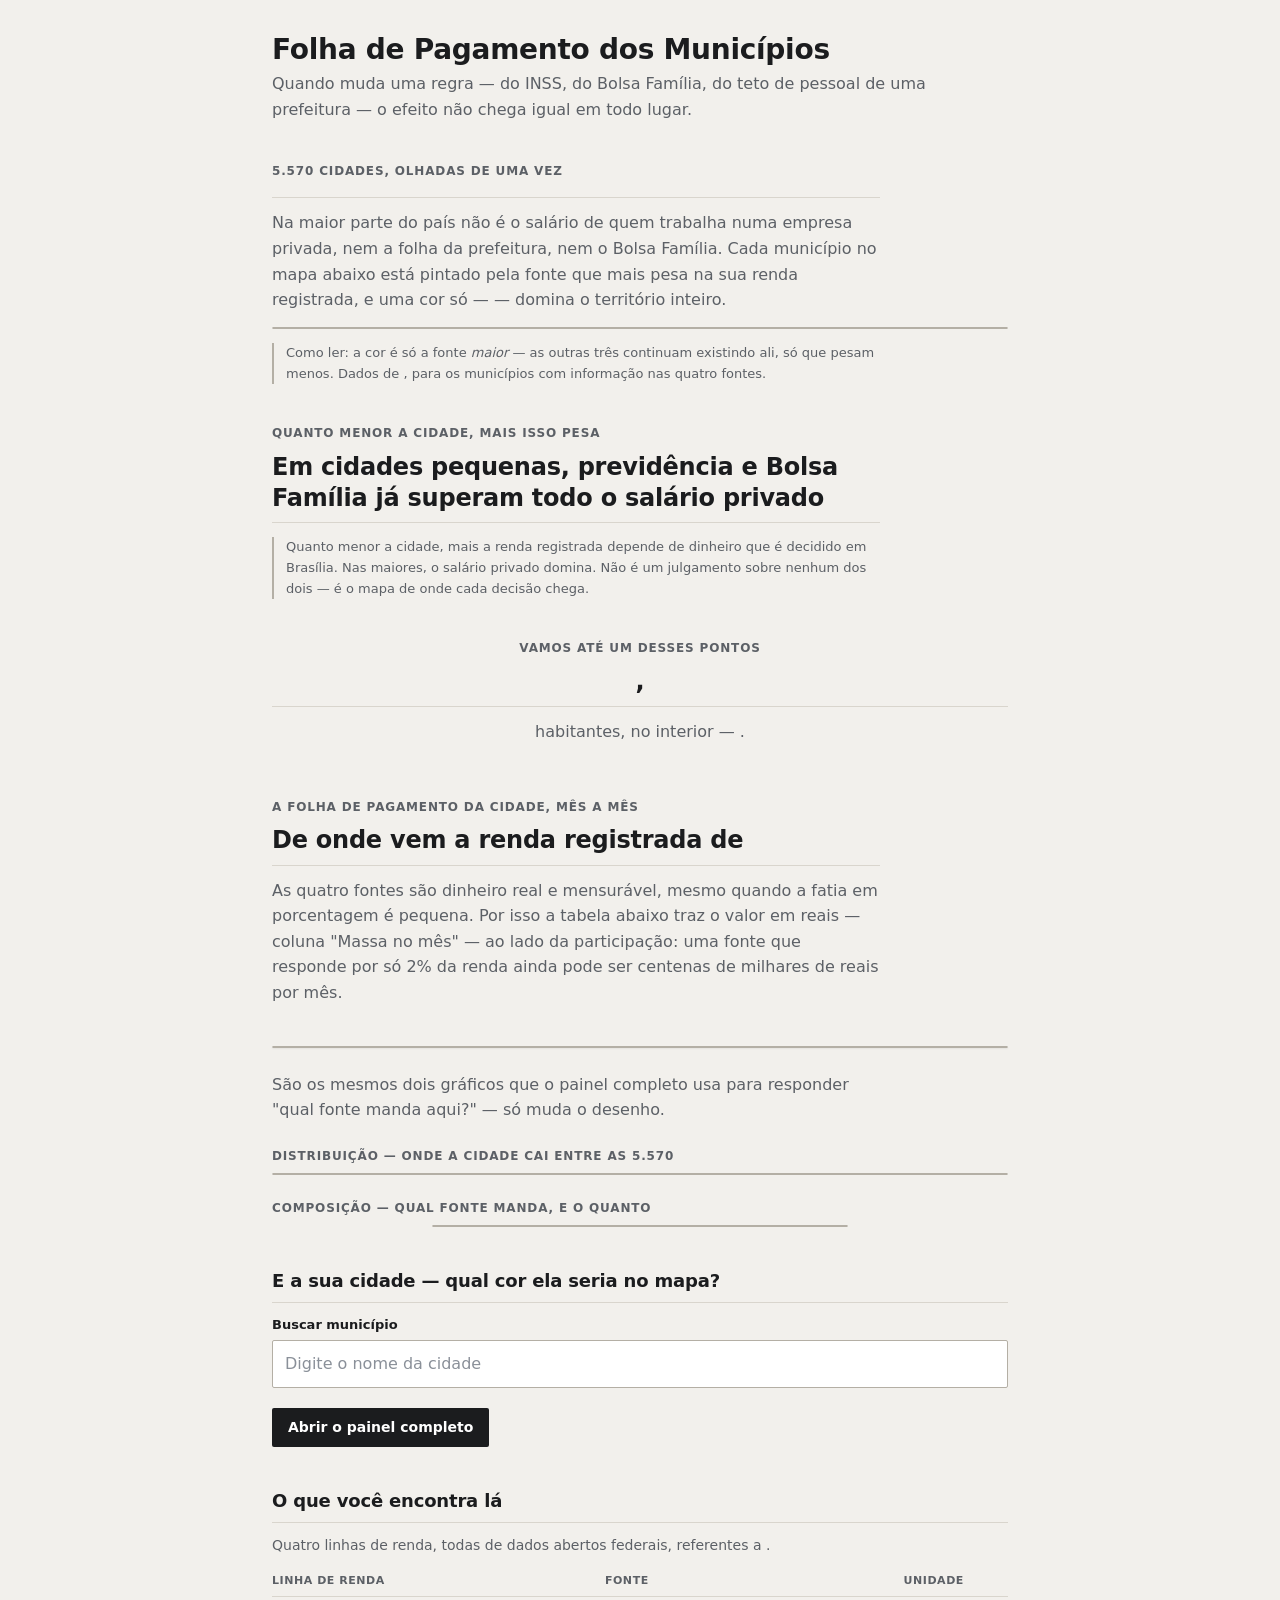
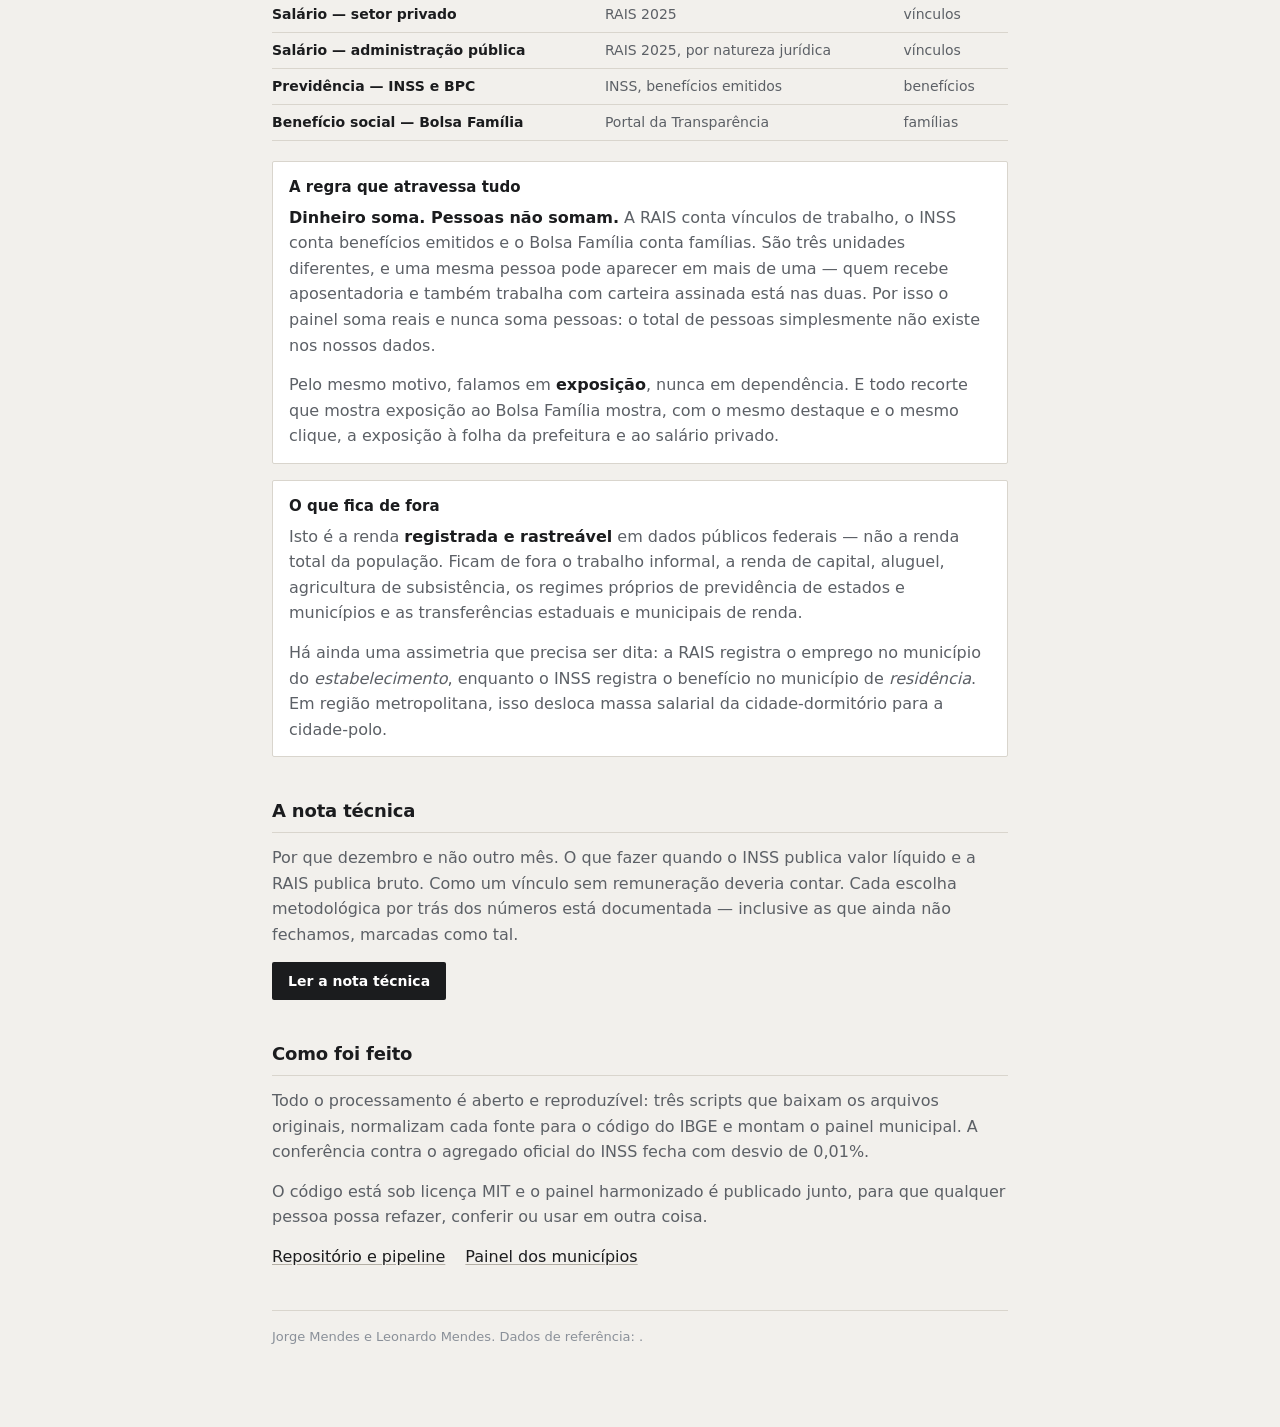
<file: site/inicio-template.html>
<!doctype html>
<html lang="pt-BR">
<head>
<meta charset="utf-8">
<meta name="viewport" content="width=device-width, initial-scale=1">
<title>Folha de Pagamento dos Municípios</title>
<meta name="description" content="Quando muda uma regra do INSS, do Bolsa Família ou da folha da prefeitura, o efeito não chega igual em todo lugar. A composição da renda registrada nos 5.570 municípios brasileiros, em reais e em pessoas.">
<link rel="icon" href="data:image/svg+xml,<svg xmlns='http://www.w3.org/2000/svg' viewBox='0 0 16 16'><rect width='16' height='16' rx='2' fill='%230f172a'/><path d='M4 3.5h8v9l-1.3-1-1.35 1-1.35-1-1.35 1-1.35-1L4 12.5z' fill='%23f8fafc'/><path d='M5.8 6h4.4M5.8 8h4.4M5.8 10h2.6' stroke='%230f172a' stroke-width='.9' stroke-linecap='round'/></svg>">
  <link rel="stylesheet" href="estilo.css">
<script>
  document.documentElement.classList.add('js');
  // links antigos apontavam para /?m=XXXX — seguem funcionando
  (() => { const m = new URL(location.href).searchParams.get('m');
           if (m) location.replace('painel.html?m=' + encodeURIComponent(m)); })();
</script>
</head>
<body>
<div class="envelope porta">

  <header class="topo">
    <h1>Folha de Pagamento dos Municípios</h1>
    <p class="linha-fina">Quando muda uma regra — do INSS, do Bolsa Família, do teto de
      pessoal de uma prefeitura — o efeito não chega igual em todo lugar.</p>
  </header>

  <main>
  <!-- 1. MAPA DO BRASIL — qual fonte domina a maioria das cidades -->
  <section class="bloco" aria-labelledby="t-mapa">
    <p class="bloco-eyebrow">5.570 cidades, olhadas de uma vez</p>
    <h2 id="t-mapa"><!--MAPA-HEADLINE--></h2>
    <p>Na maior parte do país não é o salário de quem trabalha numa empresa privada, nem a
      folha da prefeitura, nem o Bolsa Família. Cada município no mapa abaixo está pintado pela
      fonte que mais pesa na sua renda registrada, e uma cor só — <!--MAPA-FONTE-DOMINANTE-->
      — domina o território inteiro.</p>

    <div class="mapa-caixa">
      <!--MAPA-BRASIL-->
<!--MAPA-LEGENDA-->
    </div>
    <p class="como-ler">Como ler: a cor é só a fonte <em>maior</em> — as outras três continuam
      existindo ali, só que pesam menos. Dados de <!--REFERENCIA-->, para os municípios com
      informação nas quatro fontes.</p>
  </section>

  <!-- 2. QUANTO MENOR A CIDADE, MAIS PESA -->
  <section class="bloco" aria-labelledby="t-pequenas">
    <p class="bloco-eyebrow">Quanto menor a cidade, mais isso pesa</p>
    <h2 id="t-pequenas">Em cidades pequenas, previdência e Bolsa Família já superam todo o
      salário privado</h2>
    <p><!--ACHADO--></p>
<!--TABELA-PORTE-->
    <p class="como-ler">Quanto menor a cidade, mais a renda registrada depende de dinheiro
      que é decidido em Brasília. Nas maiores, o salário privado domina. Não é um julgamento
      sobre nenhum dos dois — é o mapa de onde cada decisão chega.</p>
  </section>

  <!-- 3. ZOOM — uma cidade de exemplo -->
  <section class="bloco" aria-labelledby="t-radar" style="text-align:center">
    <p class="bloco-eyebrow">Vamos até um desses pontos</p>
    <h2 id="t-radar" style="max-width:none"><!--EXEMPLO-NOME-->, <!--EXEMPLO-UF--></h2>
    <p style="max-width:30rem; margin-left:auto; margin-right:auto;"><!--EXEMPLO-POP-->
      habitantes, no interior — <!--EXEMPLO-UF-DESTAQUE-->.</p>
    <div class="radar-caixa">
      <div class="mapa-caixa" style="border:0; background:transparent;">
        <!--MAPA-UF-->
      </div>
    </div>
  </section>

  <!-- 4. A FOLHA DE PAGAMENTO DA CIDADE + OS OUTROS DOIS GRÁFICOS -->
  <section class="bloco" aria-labelledby="t-folha">
    <p class="bloco-eyebrow">A folha de pagamento da cidade, mês a mês</p>
    <h2 id="t-folha">De onde vem a renda registrada de <!--EXEMPLO-NOME--></h2>
    <p>As quatro fontes são dinheiro real e mensurável, mesmo quando a fatia em porcentagem é
      pequena. Por isso a tabela abaixo traz o valor em reais — coluna "Massa no mês" — ao lado
      da participação: uma fonte que responde por só 2% da renda ainda pode ser centenas de
      milhares de reais por mês.</p>

    <section class="holerite" data-modo="reais">
<!--CONTRACHEQUE-EXEMPLO-->
    </section>

    <p style="margin-top:1.5rem">São os mesmos dois gráficos que o painel completo usa para
      responder "qual fonte manda aqui?" — só muda o desenho.</p>

    <div class="bloco-eyebrow" style="margin-top:1.5rem">Distribuição — onde a cidade cai entre as 5.570</div>
    <div class="mapa-caixa">
      <!--GRAF-ENXAME-->
    </div>
    <p class="como-ler"><!--GRAF-ENXAME-LEGENDA--></p>

    <div class="bloco-eyebrow" style="margin-top:1.5rem">Composição — qual fonte manda, e o quanto</div>
    <div class="mapa-caixa" style="max-width:26rem; margin:0 auto;">
      <!--GRAF-PLANO-->
    </div>
    <p class="como-ler"><!--GRAF-PLANO-LEGENDA--></p>
  </section>

  <!-- 5. CTA — escolha seu município -->
  <section class="chamada" aria-labelledby="t-chamada">
    <h2 id="t-chamada">E a sua cidade — qual cor ela seria no mapa?</h2>
    <div class="busca js-apenas">
      <label for="q">Buscar município</label>
      <input id="q" type="text" role="combobox" autocomplete="off"
             aria-autocomplete="list" aria-expanded="false" aria-controls="sugestoes"
             placeholder="Digite o nome da cidade">
      <ul id="sugestoes" class="sugestoes" role="listbox" aria-label="Municípios encontrados" hidden></ul>
    </div>
    <p class="chamada-alt"><a class="botao" href="painel.html">Abrir o painel completo</a></p>
  </section>

  <section class="ficha" aria-labelledby="ficha-titulo">
    <h2 id="ficha-titulo">O que você encontra lá</h2>
    <table class="tabela-fontes">
      <caption>Quatro linhas de renda, todas de dados abertos federais, referentes a
        <strong><!--REFERENCIA--></strong>.</caption>
      <thead>
        <tr><th scope="col">Linha de renda</th><th scope="col">Fonte</th><th scope="col">Unidade</th></tr>
      </thead>
      <tbody>
        <tr><th scope="row">Salário — setor privado</th><td>RAIS 2025</td><td>vínculos</td></tr>
        <tr><th scope="row">Salário — administração pública</th><td>RAIS 2025, por natureza jurídica</td><td>vínculos</td></tr>
        <tr><th scope="row">Previdência — INSS e BPC</th><td>INSS, benefícios emitidos</td><td>benefícios</td></tr>
        <tr><th scope="row">Benefício social — Bolsa Família</th><td>Portal da Transparência</td><td>famílias</td></tr>
      </tbody>
    </table>

    <div class="regra">
      <h3>A regra que atravessa tudo</h3>
      <p><strong>Dinheiro soma. Pessoas não somam.</strong> A RAIS conta vínculos de trabalho,
        o INSS conta benefícios emitidos e o Bolsa Família conta famílias. São três unidades
        diferentes, e uma mesma pessoa pode aparecer em mais de uma — quem recebe aposentadoria
        e também trabalha com carteira assinada está nas duas. Por isso o painel soma reais e
        nunca soma pessoas: o total de pessoas simplesmente não existe nos nossos dados.</p>
      <p>Pelo mesmo motivo, falamos em <strong>exposição</strong>, nunca em dependência. E todo
        recorte que mostra exposição ao Bolsa Família mostra, com o mesmo destaque e o mesmo
        clique, a exposição à folha da prefeitura e ao salário privado.</p>
    </div>

    <div class="limites">
      <h3>O que fica de fora</h3>
      <p>Isto é a renda <strong>registrada e rastreável</strong> em dados públicos federais —
        não a renda total da população. Ficam de fora o trabalho informal, a renda de capital,
        aluguel, agricultura de subsistência, os regimes próprios de previdência de estados e
        municípios e as transferências estaduais e municipais de renda.</p>
      <p>Há ainda uma assimetria que precisa ser dita: a RAIS registra o emprego no município do
        <em>estabelecimento</em>, enquanto o INSS registra o benefício no município de
        <em>residência</em>. Em região metropolitana, isso desloca massa salarial da cidade-dormitório
        para a cidade-polo.</p>
    </div>
  </section>

  <section class="ficha" aria-labelledby="nota-titulo">
    <h2 id="nota-titulo">A nota técnica</h2>
    <p>Por que dezembro e não outro mês. O que fazer quando o INSS publica valor líquido e a
      RAIS publica bruto. Como um vínculo sem remuneração deveria contar. Cada escolha
      metodológica por trás dos números está documentada — inclusive as que ainda não fechamos,
      marcadas como tal.</p>
    <p class="chamada-alt"><a class="botao" href="nota-tecnica.html">Ler a nota técnica</a></p>
  </section>

  <section class="feitura" aria-labelledby="feitura-titulo">
    <h2 id="feitura-titulo">Como foi feito</h2>
    <p>Todo o processamento é aberto e reproduzível: três scripts que baixam os arquivos
      originais, normalizam cada fonte para o código do IBGE e montam o painel municipal. A
      conferência contra o agregado oficial do INSS fecha com desvio de 0,01%.</p>
    <p>O código está sob licença MIT e o painel harmonizado é publicado junto, para que qualquer
      pessoa possa refazer, conferir ou usar em outra coisa.</p>
    <p class="links">
      <a href="https://github.com/jorgel-mendes/folha-pagamento-municipios">Repositório e pipeline</a>
      <a href="painel.html">Painel dos municípios</a>
    </p>
  </section>
  </main>

  <footer class="rodape">
    <p>Jorge Mendes e Leonardo Mendes. Dados de referência: <!--REFERENCIA-->.</p>
  </footer>

</div>
<script src="app.js"></script>
</body>
</html>
</file>
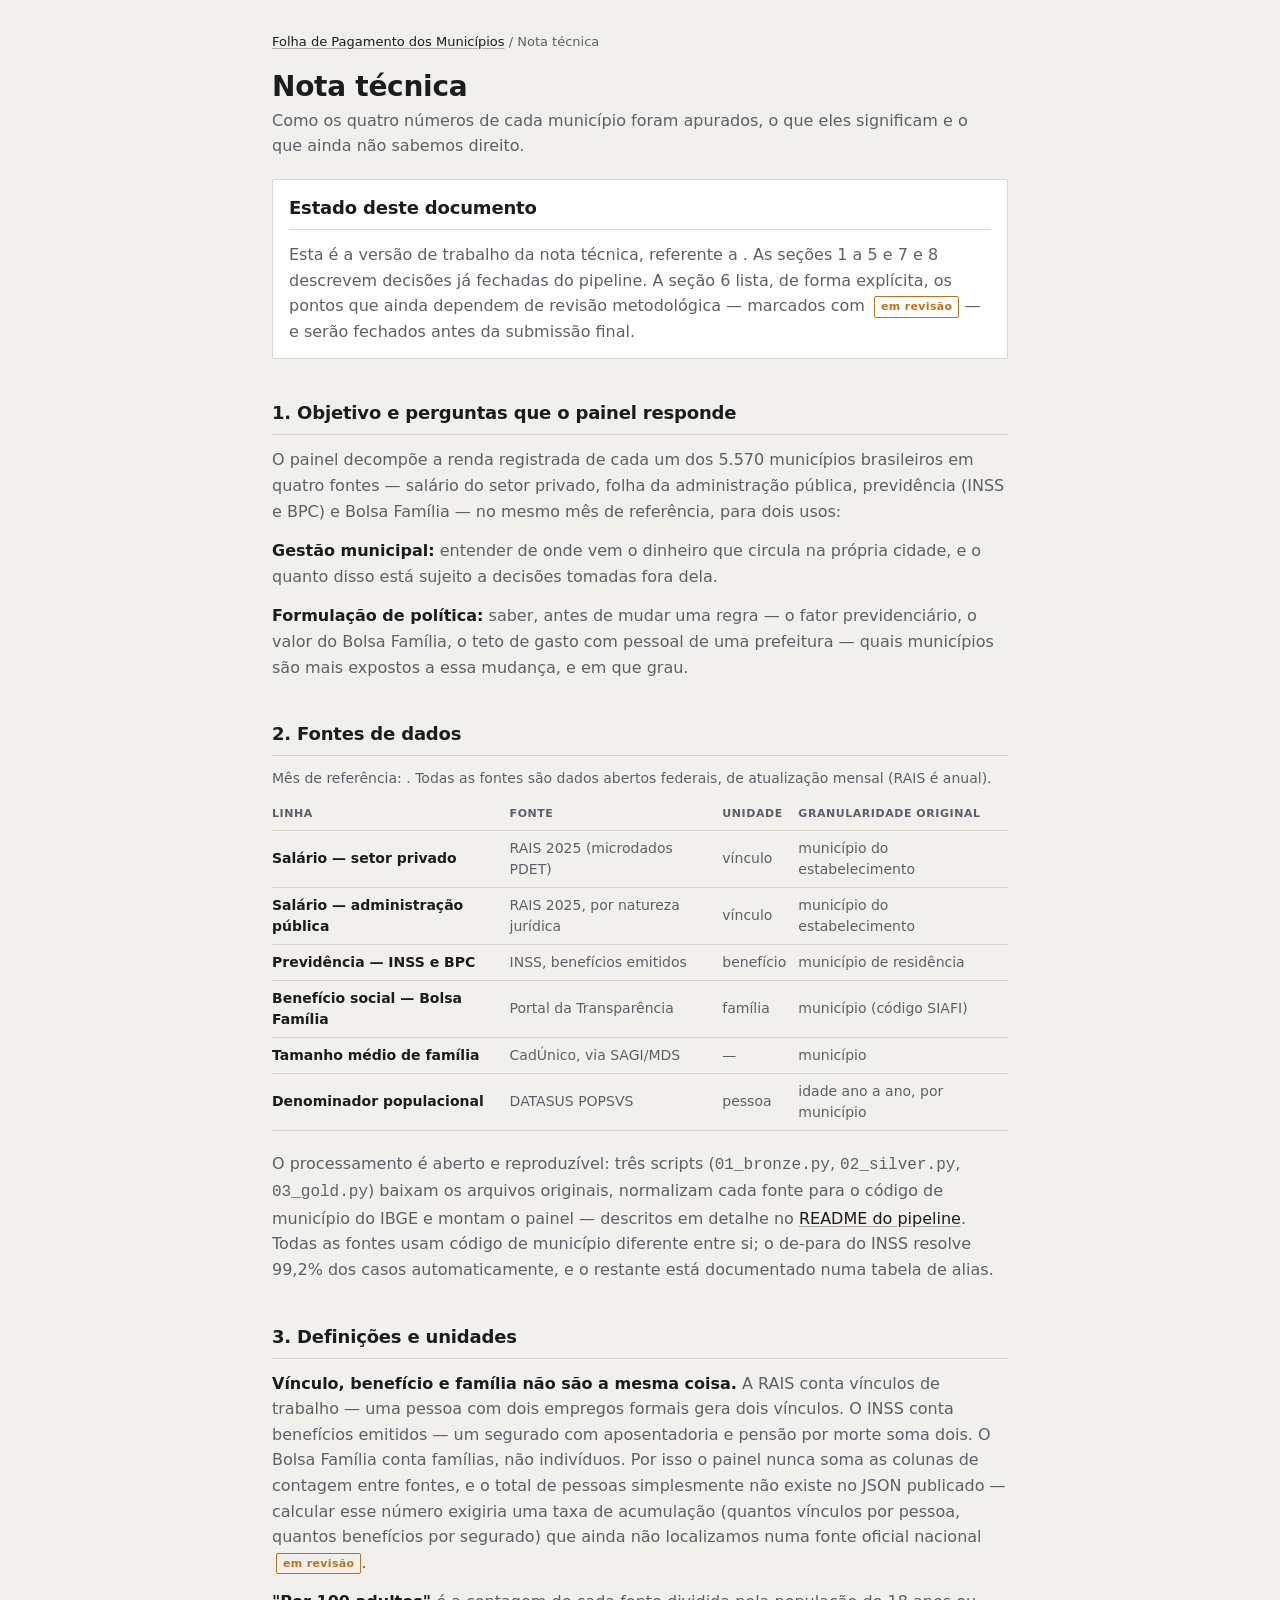
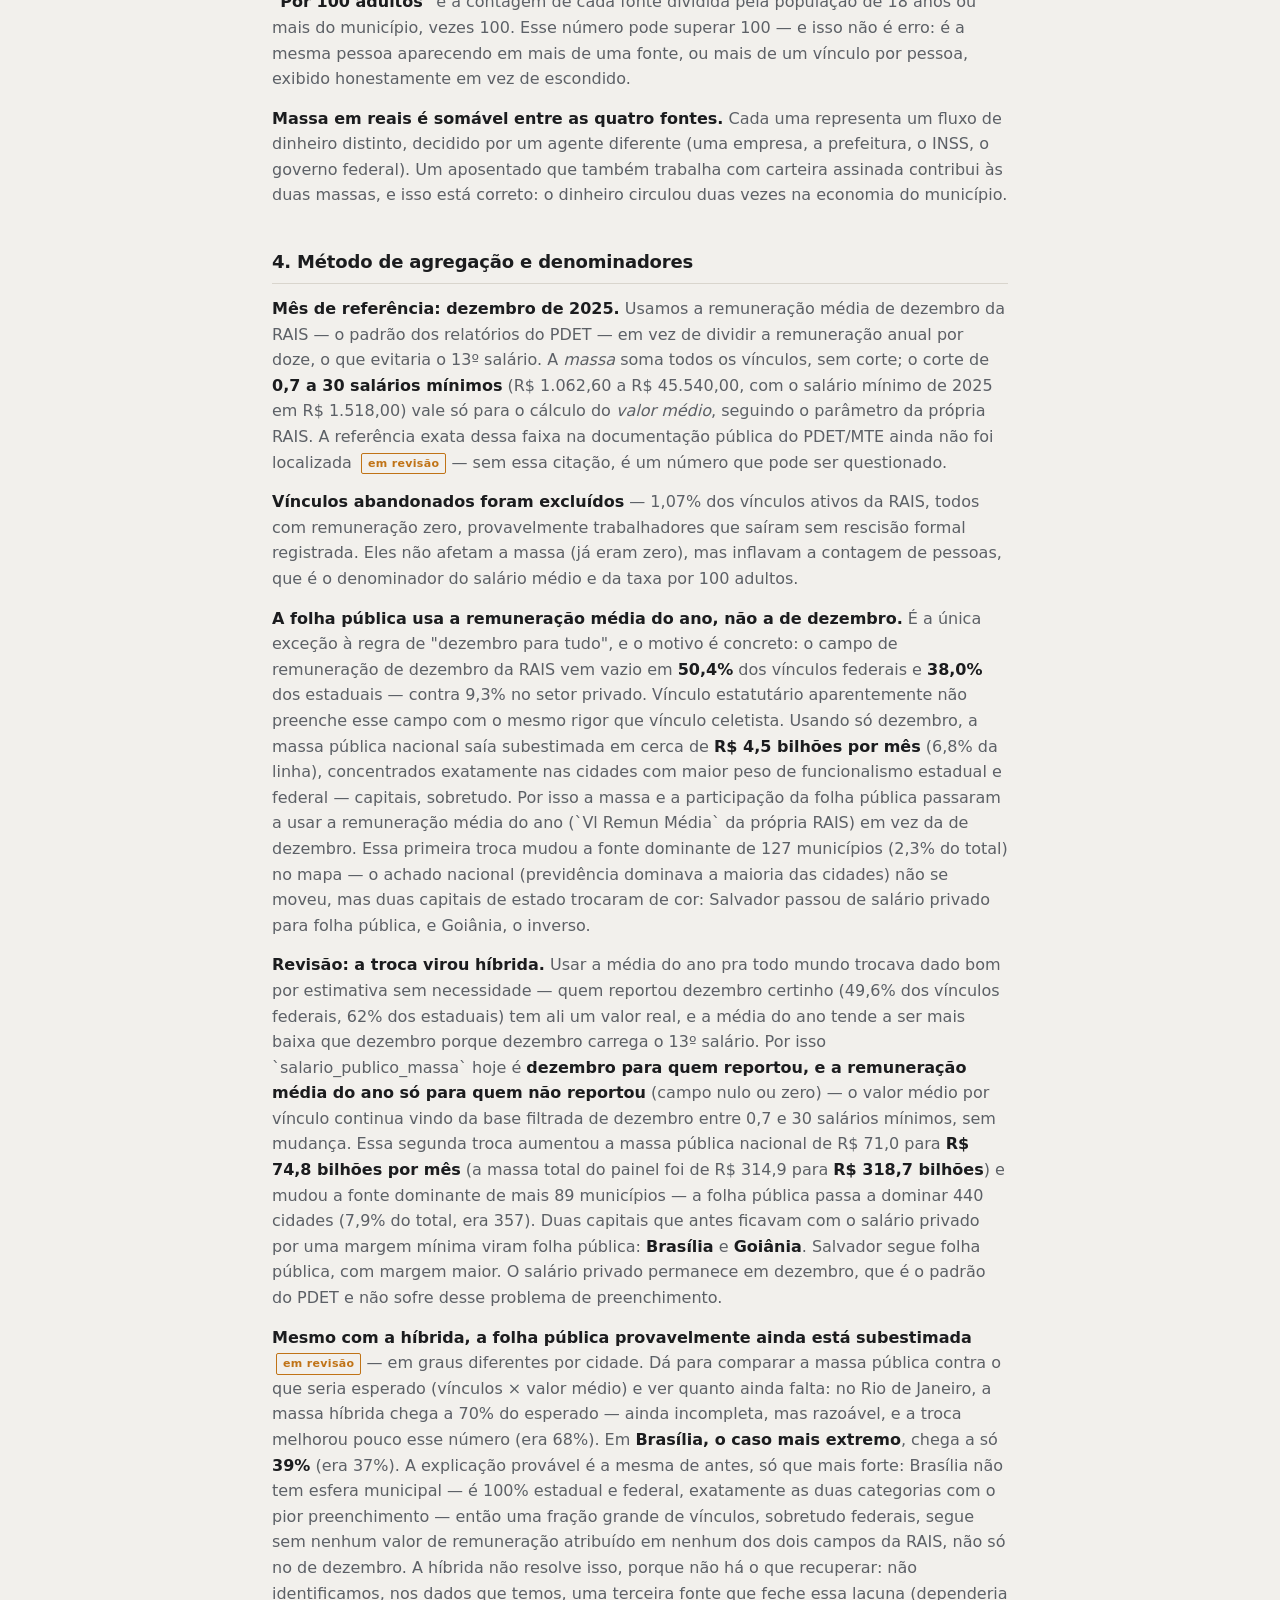
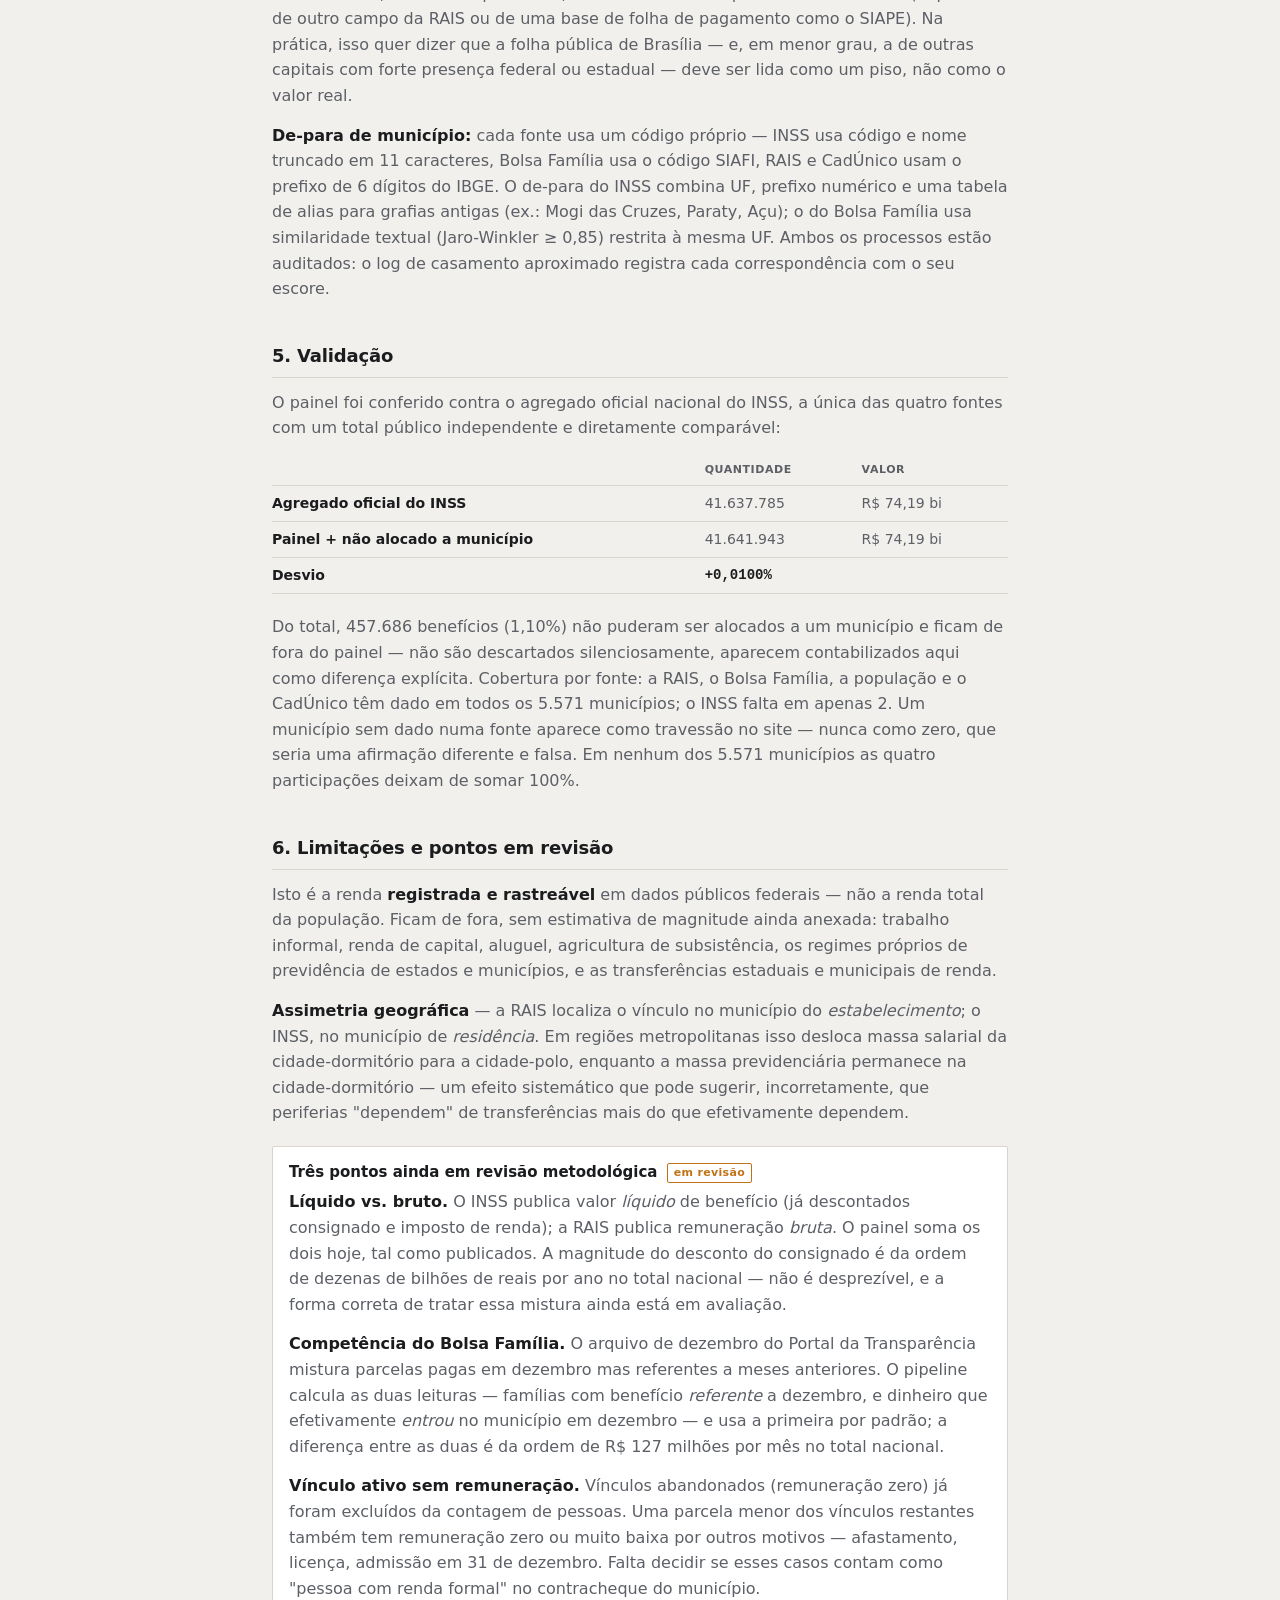
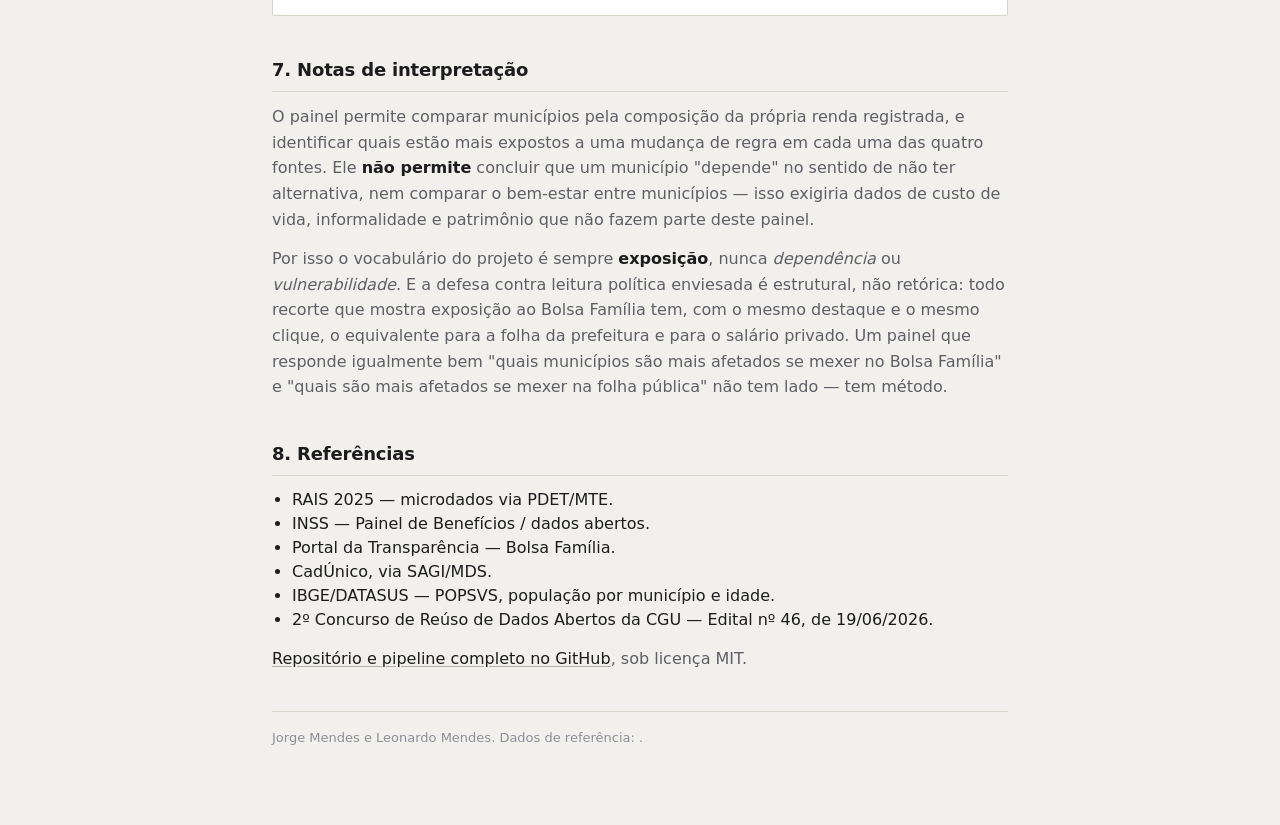
<file: site/nota-tecnica-template.html>
<!doctype html>
<html lang="pt-BR">
<head>
<meta charset="utf-8">
<meta name="viewport" content="width=device-width, initial-scale=1">
<title>Nota técnica — Folha de Pagamento dos Municípios</title>
<meta name="description" content="Metodologia da Folha de Pagamento dos Municípios: fontes, definições, agregação, validação e limitações.">
<link rel="icon" href="data:image/svg+xml,<svg xmlns='http://www.w3.org/2000/svg' viewBox='0 0 16 16'><rect width='16' height='16' rx='2' fill='%230f172a'/><path d='M4 3.5h8v9l-1.3-1-1.35 1-1.35-1-1.35 1-1.35-1L4 12.5z' fill='%23f8fafc'/><path d='M5.8 6h4.4M5.8 8h4.4M5.8 10h2.6' stroke='%230f172a' stroke-width='.9' stroke-linecap='round'/></svg>">
  <link rel="stylesheet" href="estilo.css">
</head>
<body>
<div class="envelope porta">

  <p class="migalha" style="margin:0 0 1rem; font-size:0.8125rem;"><a href="index.html">Folha de Pagamento dos Municípios</a> / Nota técnica</p>

  <header class="topo">
    <h1>Nota técnica</h1>
    <p class="linha-fina">Como os quatro números de cada município foram apurados, o que eles
      significam e o que ainda não sabemos direito.</p>
  </header>

  <main>
  <div class="regra" role="note" style="margin-bottom:2rem;">
    <h2>Estado deste documento</h2>
    <p>Esta é a versão de trabalho da nota técnica, referente a <!--REFERENCIA-->. As seções
      1 a 5 e 7 e 8 descrevem decisões já fechadas do pipeline. A seção 6 lista, de forma
      explícita, os pontos que ainda dependem de revisão metodológica — marcados com
      <span class="pendente-marca">em revisão</span> — e serão fechados antes da submissão
      final.</p>
  </div>

  <section class="motivo" aria-labelledby="s1">
    <h2 id="s1">1. Objetivo e perguntas que o painel responde</h2>
    <p>O painel decompõe a renda registrada de cada um dos 5.570 municípios brasileiros em
      quatro fontes — salário do setor privado, folha da administração pública, previdência
      (INSS e BPC) e Bolsa Família — no mesmo mês de referência, para dois usos:</p>
    <p><strong>Gestão municipal:</strong> entender de onde vem o dinheiro que circula na própria
      cidade, e o quanto disso está sujeito a decisões tomadas fora dela.</p>
    <p><strong>Formulação de política:</strong> saber, antes de mudar uma regra — o fator
      previdenciário, o valor do Bolsa Família, o teto de gasto com pessoal de uma prefeitura —
      quais municípios são mais expostos a essa mudança, e em que grau.</p>
  </section>

  <section class="ficha" aria-labelledby="s2">
    <h2 id="s2">2. Fontes de dados</h2>
    <table class="tabela-fontes">
      <caption>Mês de referência: <strong><!--REFERENCIA--></strong>. Todas as fontes são
        dados abertos federais, de atualização mensal (RAIS é anual).</caption>
      <thead>
        <tr><th scope="col">Linha</th><th scope="col">Fonte</th><th scope="col">Unidade</th><th scope="col">Granularidade original</th></tr>
      </thead>
      <tbody>
        <tr><th scope="row">Salário — setor privado</th><td>RAIS 2025 (microdados PDET)</td><td>vínculo</td><td>município do estabelecimento</td></tr>
        <tr><th scope="row">Salário — administração pública</th><td>RAIS 2025, por natureza jurídica</td><td>vínculo</td><td>município do estabelecimento</td></tr>
        <tr><th scope="row">Previdência — INSS e BPC</th><td>INSS, benefícios emitidos</td><td>benefício</td><td>município de residência</td></tr>
        <tr><th scope="row">Benefício social — Bolsa Família</th><td>Portal da Transparência</td><td>família</td><td>município (código SIAFI)</td></tr>
        <tr><th scope="row">Tamanho médio de família</th><td>CadÚnico, via SAGI/MDS</td><td>—</td><td>município</td></tr>
        <tr><th scope="row">Denominador populacional</th><td>DATASUS POPSVS</td><td>pessoa</td><td>idade ano a ano, por município</td></tr>
      </tbody>
    </table>
    <p style="margin-top:0.875rem">O processamento é aberto e reproduzível: três scripts
      (<code>01_bronze.py</code>, <code>02_silver.py</code>, <code>03_gold.py</code>) baixam os
      arquivos originais, normalizam cada fonte para o código de município do IBGE e montam o
      painel — descritos em detalhe no <a href="https://github.com/jorgel-mendes/folha-pagamento-municipios/blob/main/pipeline/README.md">README do pipeline</a>.
      Todas as fontes usam código de município diferente entre si; o de-para do INSS resolve
      99,2% dos casos automaticamente, e o restante está documentado numa tabela de alias.</p>
  </section>

  <section class="ficha" aria-labelledby="s3">
    <h2 id="s3">3. Definições e unidades</h2>
    <p><strong>Vínculo, benefício e família não são a mesma coisa.</strong> A RAIS conta
      vínculos de trabalho — uma pessoa com dois empregos formais gera dois vínculos. O INSS
      conta benefícios emitidos — um segurado com aposentadoria e pensão por morte soma dois. O
      Bolsa Família conta famílias, não indivíduos. Por isso o painel nunca soma as colunas de
      contagem entre fontes, e o total de pessoas simplesmente não existe no JSON publicado —
      calcular esse número exigiria uma taxa de acumulação (quantos vínculos por pessoa, quantos
      benefícios por segurado) que ainda não localizamos numa fonte oficial nacional
      <span class="pendente-marca">em revisão</span>.</p>
    <p><strong>"Por 100 adultos"</strong> é a contagem de cada fonte dividida pela população de
      18 anos ou mais do município, vezes 100. Esse número pode superar 100 — e isso não é erro:
      é a mesma pessoa aparecendo em mais de uma fonte, ou mais de um vínculo por pessoa,
      exibido honestamente em vez de escondido.</p>
    <p><strong>Massa em reais é somável entre as quatro fontes.</strong> Cada uma representa um
      fluxo de dinheiro distinto, decidido por um agente diferente (uma empresa, a prefeitura, o
      INSS, o governo federal). Um aposentado que também trabalha com carteira assinada contribui
      às duas massas, e isso está correto: o dinheiro circulou duas vezes na economia do
      município.</p>
  </section>

  <section class="ficha" aria-labelledby="s4">
    <h2 id="s4">4. Método de agregação e denominadores</h2>
    <p><strong>Mês de referência: dezembro de 2025.</strong> Usamos a remuneração média de
      dezembro da RAIS — o padrão dos relatórios do PDET — em vez de dividir a remuneração anual
      por doze, o que evitaria o 13º salário. A <em>massa</em> soma todos os vínculos, sem corte;
      o corte de <strong>0,7 a 30 salários mínimos</strong> (R$ 1.062,60 a R$ 45.540,00, com o
      salário mínimo de 2025 em R$ 1.518,00) vale só para o cálculo do <em>valor médio</em>,
      seguindo o parâmetro da própria RAIS. A referência exata dessa faixa na documentação
      pública do PDET/MTE ainda não foi localizada <span class="pendente-marca">em revisão</span> —
      sem essa citação, é um número que pode ser questionado.</p>
    <p><strong>Vínculos abandonados foram excluídos</strong> — 1,07% dos vínculos ativos da
      RAIS, todos com remuneração zero, provavelmente trabalhadores que saíram sem rescisão
      formal registrada. Eles não afetam a massa (já eram zero), mas inflavam a contagem de
      pessoas, que é o denominador do salário médio e da taxa por 100 adultos.</p>
    <p><strong>A folha pública usa a remuneração média do ano, não a de dezembro.</strong> É a
      única exceção à regra de "dezembro para tudo", e o motivo é concreto: o campo de
      remuneração de dezembro da RAIS vem vazio em <strong>50,4%</strong> dos vínculos federais
      e <strong>38,0%</strong> dos estaduais — contra 9,3% no setor privado. Vínculo
      estatutário aparentemente não preenche esse campo com o mesmo rigor que vínculo
      celetista. Usando só dezembro, a massa pública nacional saía subestimada em cerca de
      <strong>R$ 4,5 bilhões por mês</strong> (6,8% da linha), concentrados exatamente nas
      cidades com maior peso de funcionalismo estadual e federal — capitais, sobretudo. Por
      isso a massa e a participação da folha pública passaram a usar a remuneração média do
      ano (`Vl Remun Média` da própria RAIS) em vez da de dezembro. Essa primeira troca mudou
      a fonte dominante de 127 municípios (2,3% do total) no mapa — o achado nacional
      (previdência dominava a maioria das cidades) não se moveu, mas duas capitais de estado
      trocaram de cor: Salvador passou de salário privado para folha pública, e Goiânia, o
      inverso.</p>
    <p><strong>Revisão: a troca virou híbrida.</strong> Usar a média do ano pra todo mundo
      trocava dado bom por estimativa sem necessidade — quem reportou dezembro certinho
      (49,6% dos vínculos federais, 62% dos estaduais) tem ali um valor real, e a média do ano
      tende a ser mais baixa que dezembro porque dezembro carrega o 13º salário. Por isso
      `salario_publico_massa` hoje é <strong>dezembro para quem reportou, e a remuneração
      média do ano só para quem não reportou</strong> (campo nulo ou zero) — o valor médio por
      vínculo continua vindo da base filtrada de dezembro entre 0,7 e 30 salários mínimos, sem
      mudança. Essa segunda troca aumentou a massa pública nacional de R$ 71,0 para
      <strong>R$ 74,8 bilhões por mês</strong> (a massa total do painel foi de R$ 314,9 para
      <strong>R$ 318,7 bilhões</strong>) e mudou a fonte dominante de mais 89 municípios — a
      folha pública passa a dominar 440 cidades (7,9% do total, era 357). Duas capitais que
      antes ficavam com o salário privado por uma margem mínima viram folha pública:
      <strong>Brasília</strong> e <strong>Goiânia</strong>. Salvador segue folha pública, com
      margem maior. O salário privado permanece em dezembro, que é o padrão do PDET e não
      sofre desse problema de preenchimento.</p>
    <p><strong>Mesmo com a híbrida, a folha pública provavelmente ainda está subestimada</strong>
      <span class="pendente-marca">em revisão</span> — em graus diferentes por cidade. Dá para
      comparar a massa pública contra o que seria esperado (vínculos × valor médio) e ver
      quanto ainda falta: no Rio de Janeiro, a massa híbrida chega a 70% do esperado — ainda
      incompleta, mas razoável, e a troca melhorou pouco esse número (era 68%). Em
      <strong>Brasília, o caso mais extremo</strong>, chega a só <strong>39%</strong> (era
      37%). A explicação provável é a mesma de antes, só que mais forte: Brasília não tem
      esfera municipal — é 100% estadual e federal, exatamente as duas categorias com o pior
      preenchimento — então uma fração grande de vínculos, sobretudo federais, segue sem
      nenhum valor de remuneração atribuído em nenhum dos dois campos da RAIS, não só no de
      dezembro. A híbrida não resolve isso, porque não há o que recuperar: não identificamos,
      nos dados que temos, uma terceira fonte que feche essa lacuna (dependeria de outro campo
      da RAIS ou de uma base de folha de pagamento como o SIAPE). Na prática, isso quer dizer
      que a folha pública de Brasília — e, em menor grau, a de outras capitais com forte
      presença federal ou estadual — deve ser lida como um piso, não como o valor real.</p>
    <p><strong>De-para de município:</strong> cada fonte usa um código próprio — INSS usa código
      e nome truncado em 11 caracteres, Bolsa Família usa o código SIAFI, RAIS e CadÚnico usam o
      prefixo de 6 dígitos do IBGE. O de-para do INSS combina UF, prefixo numérico e uma tabela
      de alias para grafias antigas (ex.: Mogi das Cruzes, Paraty, Açu); o do Bolsa Família usa
      similaridade textual (Jaro-Winkler ≥ 0,85) restrita à mesma UF. Ambos os processos estão
      auditados: o log de casamento aproximado registra cada correspondência com o seu escore.</p>
  </section>

  <section class="ficha" aria-labelledby="s5">
    <h2 id="s5">5. Validação</h2>
    <p>O painel foi conferido contra o agregado oficial nacional do INSS, a única das quatro
      fontes com um total público independente e diretamente comparável:</p>
    <table class="tabela-fontes">
      <thead>
        <tr><th scope="col"></th><th scope="col">Quantidade</th><th scope="col">Valor</th></tr>
      </thead>
      <tbody>
        <tr><th scope="row">Agregado oficial do INSS</th><td>41.637.785</td><td>R$ 74,19 bi</td></tr>
        <tr><th scope="row">Painel + não alocado a município</th><td>41.641.943</td><td>R$ 74,19 bi</td></tr>
        <tr><th scope="row">Desvio</th><td colspan="2" class="destaque">+0,0100%</td></tr>
      </tbody>
    </table>
    <p style="margin-top:0.875rem">Do total, 457.686 benefícios (1,10%) não puderam ser
      alocados a um município e ficam de fora do painel — não são descartados silenciosamente,
      aparecem contabilizados aqui como diferença explícita. Cobertura por fonte: a RAIS, o
      Bolsa Família, a população e o CadÚnico têm dado em todos os 5.571 municípios; o INSS falta
      em apenas 2. Um município sem dado numa fonte aparece como travessão no site — nunca como
      zero, que seria uma afirmação diferente e falsa. Em nenhum dos 5.571 municípios as quatro
      participações deixam de somar 100%.</p>
  </section>

  <section class="ficha" aria-labelledby="s6">
    <h2 id="s6">6. Limitações e pontos em revisão</h2>
    <p>Isto é a renda <strong>registrada e rastreável</strong> em dados públicos federais — não a
      renda total da população. Ficam de fora, sem estimativa de magnitude ainda anexada: trabalho
      informal, renda de capital, aluguel, agricultura de subsistência, os regimes próprios de
      previdência de estados e municípios, e as transferências estaduais e municipais de renda.</p>
    <p><strong>Assimetria geográfica</strong> — a RAIS localiza o vínculo no município do
      <em>estabelecimento</em>; o INSS, no município de <em>residência</em>. Em regiões
      metropolitanas isso desloca massa salarial da cidade-dormitório para a cidade-polo,
      enquanto a massa previdenciária permanece na cidade-dormitório — um efeito sistemático que
      pode sugerir, incorretamente, que periferias "dependem" de transferências mais do que
      efetivamente dependem.</p>

    <div class="limites" style="margin-top:1.25rem">
      <h3>Três pontos ainda em revisão metodológica <span class="pendente-marca">em revisão</span></h3>
      <p><strong>Líquido vs. bruto.</strong> O INSS publica valor <em>líquido</em> de benefício
        (já descontados consignado e imposto de renda); a RAIS publica remuneração
        <em>bruta</em>. O painel soma os dois hoje, tal como publicados. A magnitude do desconto
        do consignado é da ordem de dezenas de bilhões de reais por ano no total nacional — não é
        desprezível, e a forma correta de tratar essa mistura ainda está em avaliação.</p>
      <p><strong>Competência do Bolsa Família.</strong> O arquivo de dezembro do Portal da
        Transparência mistura parcelas pagas em dezembro mas referentes a meses anteriores. O
        pipeline calcula as duas leituras — famílias com benefício <em>referente</em> a dezembro,
        e dinheiro que efetivamente <em>entrou</em> no município em dezembro — e usa a primeira
        por padrão; a diferença entre as duas é da ordem de R$ 127 milhões por mês no total
        nacional.</p>
      <p><strong>Vínculo ativo sem remuneração.</strong> Vínculos abandonados (remuneração zero)
        já foram excluídos da contagem de pessoas. Uma parcela menor dos vínculos restantes
        também tem remuneração zero ou muito baixa por outros motivos — afastamento, licença,
        admissão em 31 de dezembro. Falta decidir se esses casos contam como "pessoa com renda
        formal" no contracheque do município.</p>
    </div>
  </section>

  <section class="ficha" aria-labelledby="s7">
    <h2 id="s7">7. Notas de interpretação</h2>
    <p>O painel permite comparar municípios pela composição da própria renda registrada, e
      identificar quais estão mais expostos a uma mudança de regra em cada uma das quatro
      fontes. Ele <strong>não permite</strong> concluir que um município "depende" no sentido
      de não ter alternativa, nem comparar o bem-estar entre municípios — isso exigiria dados de
      custo de vida, informalidade e patrimônio que não fazem parte deste painel.</p>
    <p>Por isso o vocabulário do projeto é sempre <strong>exposição</strong>, nunca
      <em>dependência</em> ou <em>vulnerabilidade</em>. E a defesa contra leitura política
      enviesada é estrutural, não retórica: todo recorte que mostra exposição ao Bolsa Família
      tem, com o mesmo destaque e o mesmo clique, o equivalente para a folha da prefeitura e
      para o salário privado. Um painel que responde igualmente bem "quais municípios são mais
      afetados se mexer no Bolsa Família" e "quais são mais afetados se mexer na folha pública"
      não tem lado — tem método.</p>
  </section>

  <section class="ficha" aria-labelledby="s8">
    <h2 id="s8">8. Referências</h2>
    <ul style="padding-left:1.25rem; margin:0;">
      <li>RAIS 2025 — microdados via PDET/MTE.</li>
      <li>INSS — Painel de Benefícios / dados abertos.</li>
      <li>Portal da Transparência — Bolsa Família.</li>
      <li>CadÚnico, via SAGI/MDS.</li>
      <li>IBGE/DATASUS — POPSVS, população por município e idade.</li>
      <li>2º Concurso de Reúso de Dados Abertos da CGU — Edital nº 46, de 19/06/2026.</li>
    </ul>
    <p style="margin-top:0.875rem"><a href="https://github.com/jorgel-mendes/folha-pagamento-municipios">Repositório e pipeline completo no GitHub</a>, sob licença MIT.</p>
  </section>
  </main>

  <footer class="rodape">
    <p>Jorge Mendes e Leonardo Mendes. Dados de referência: <!--REFERENCIA-->.</p>
  </footer>

</div>
</body>
</html>
</file>
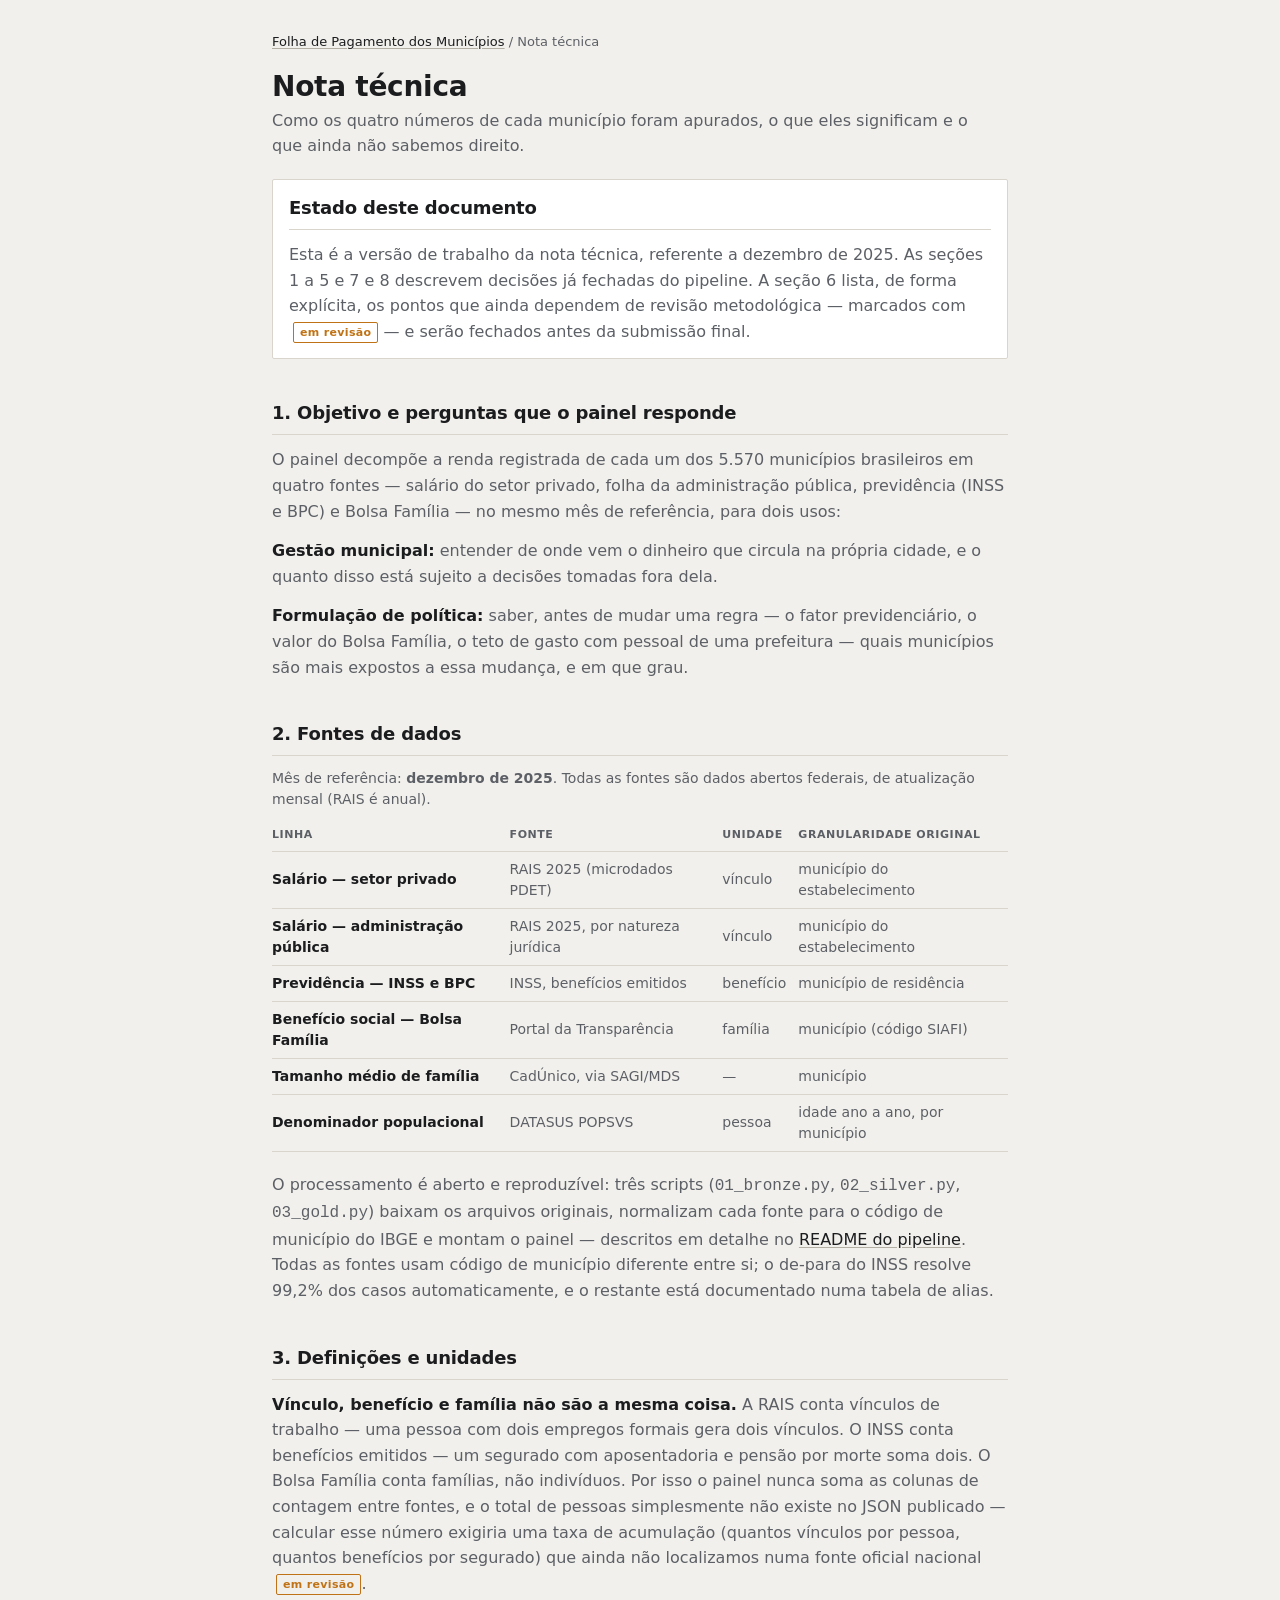
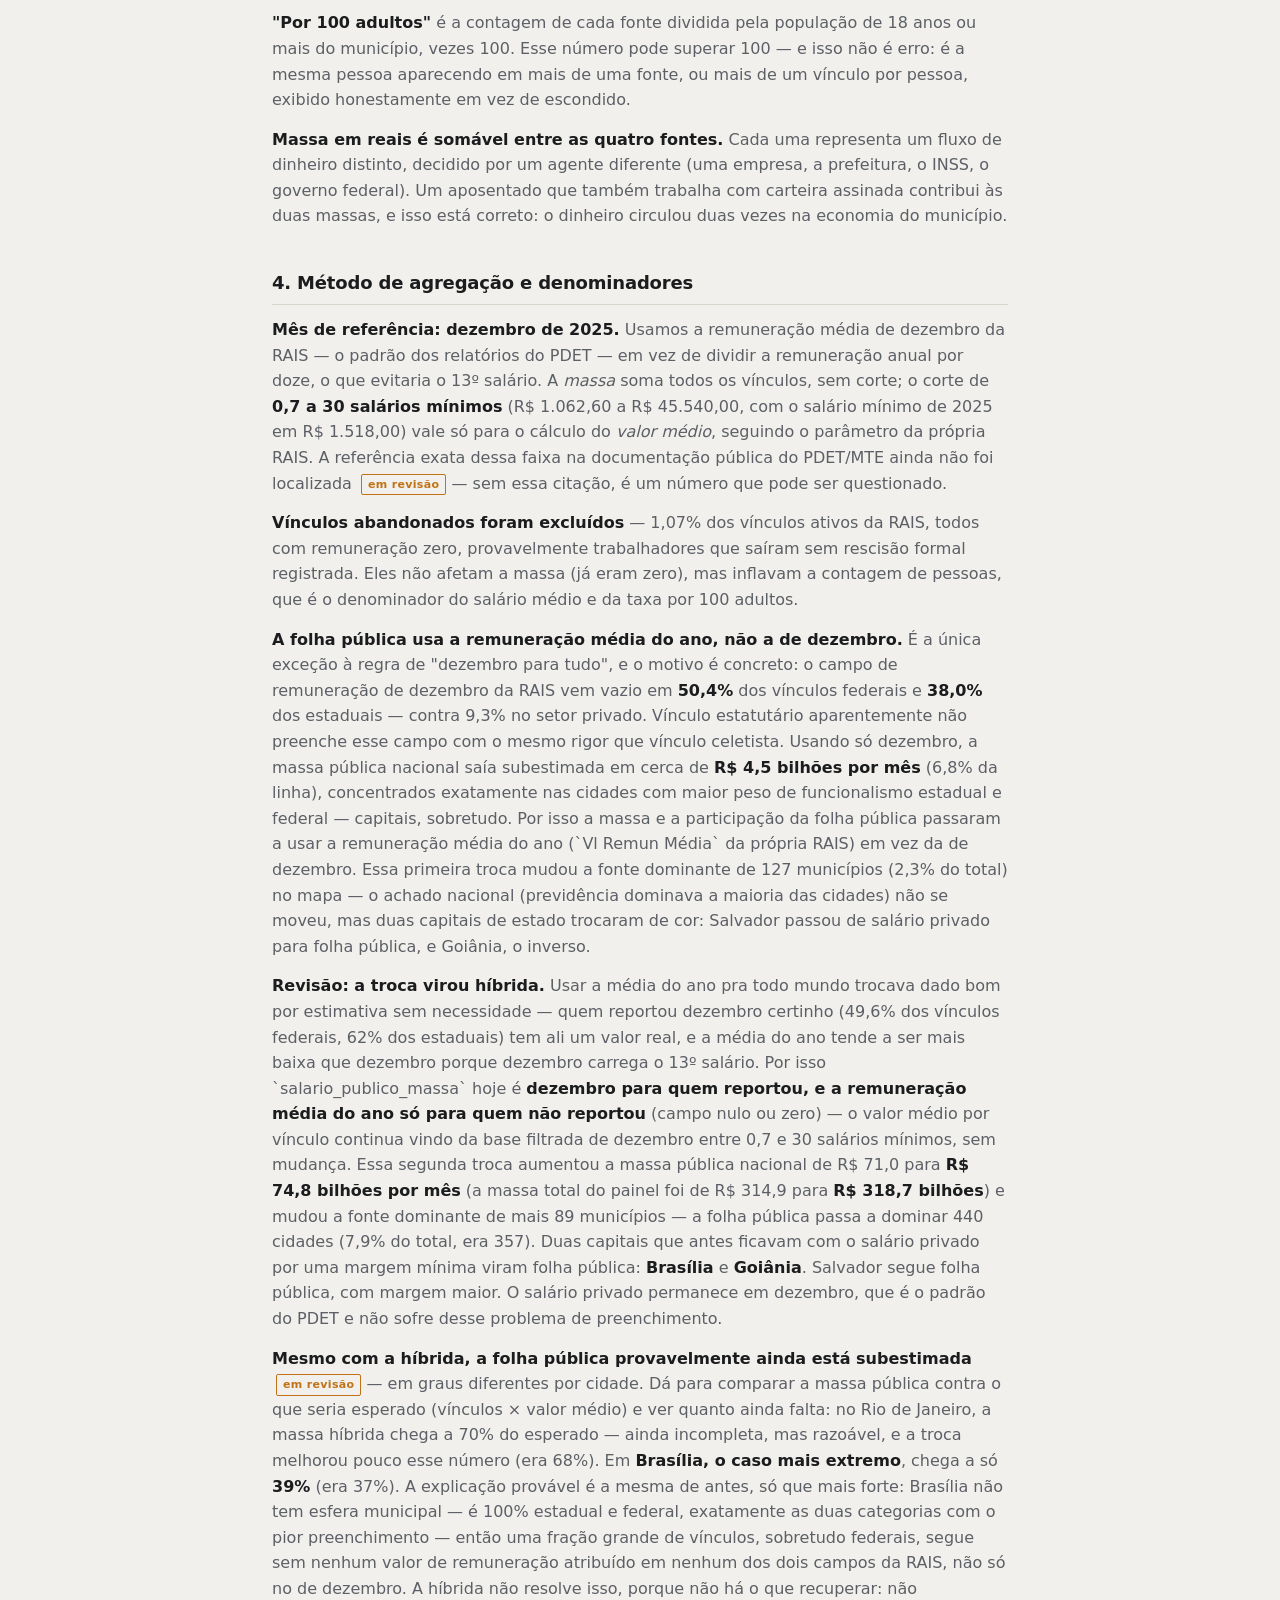
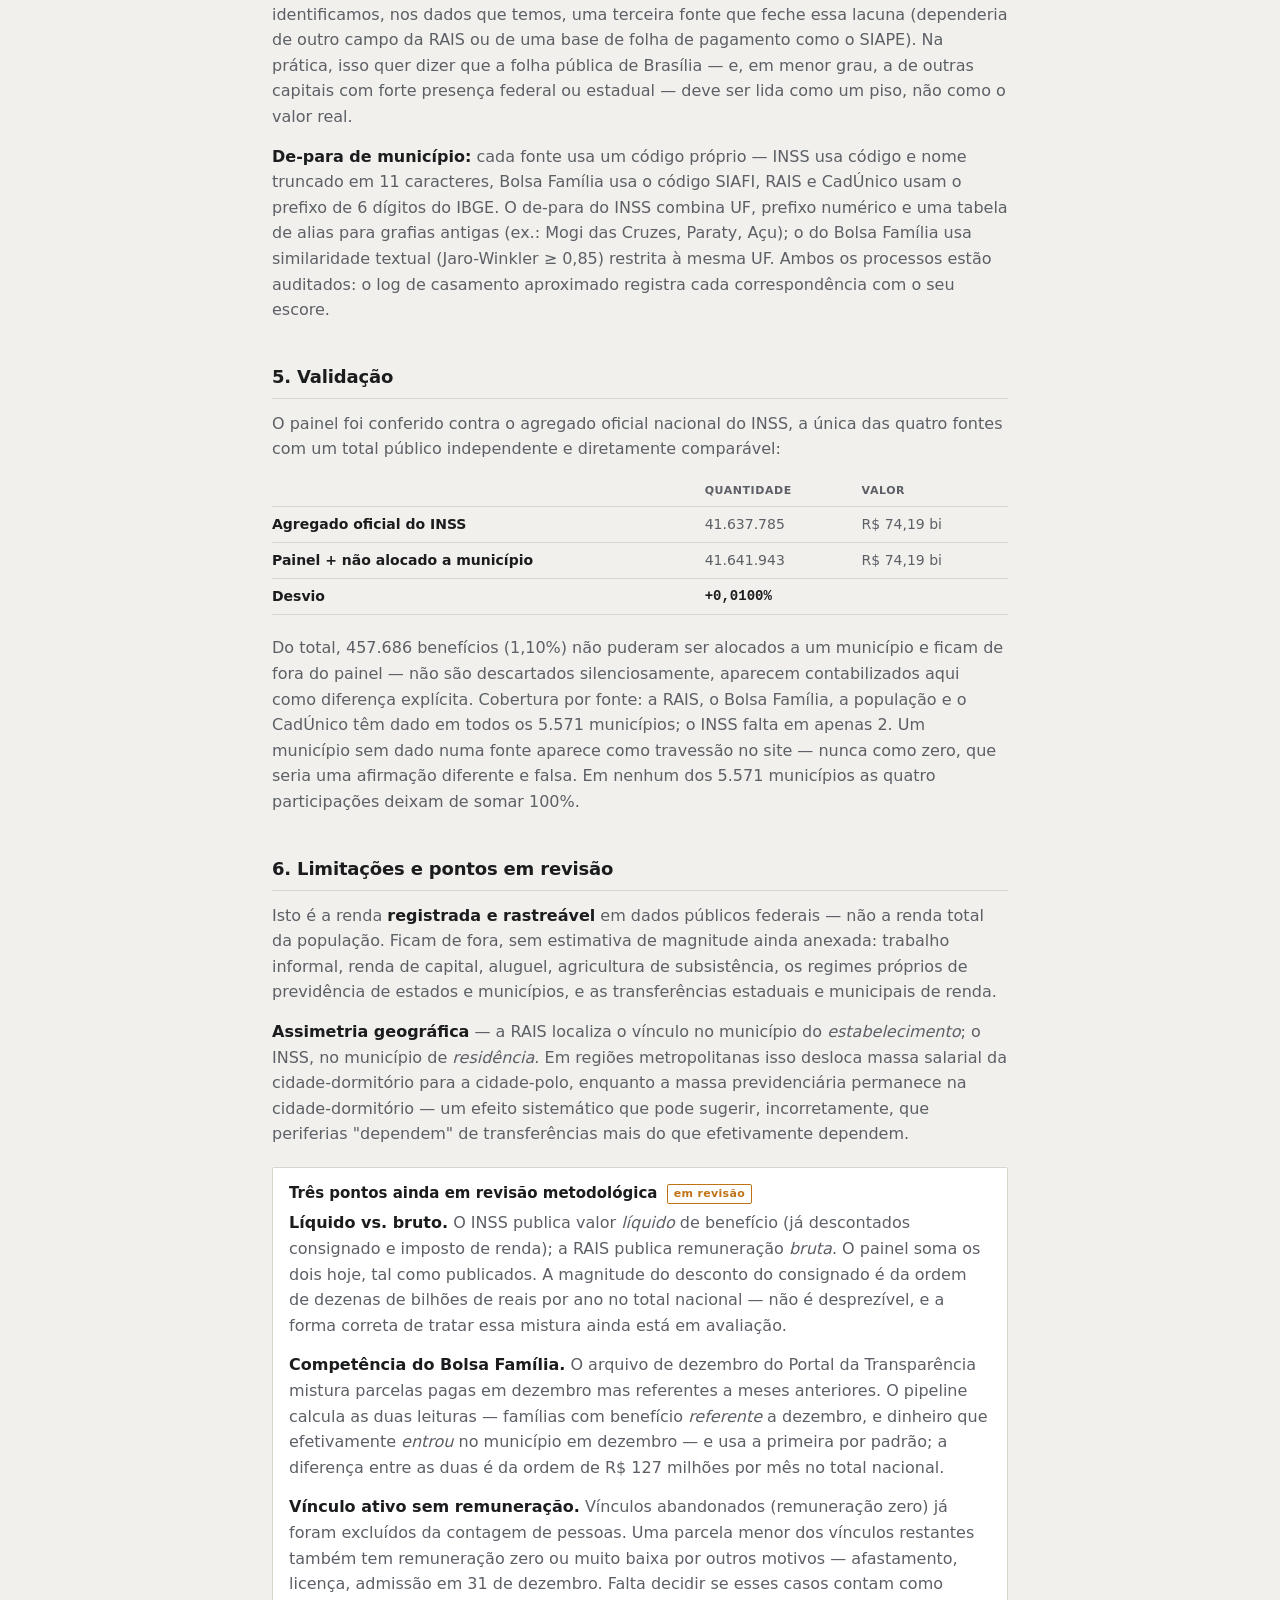
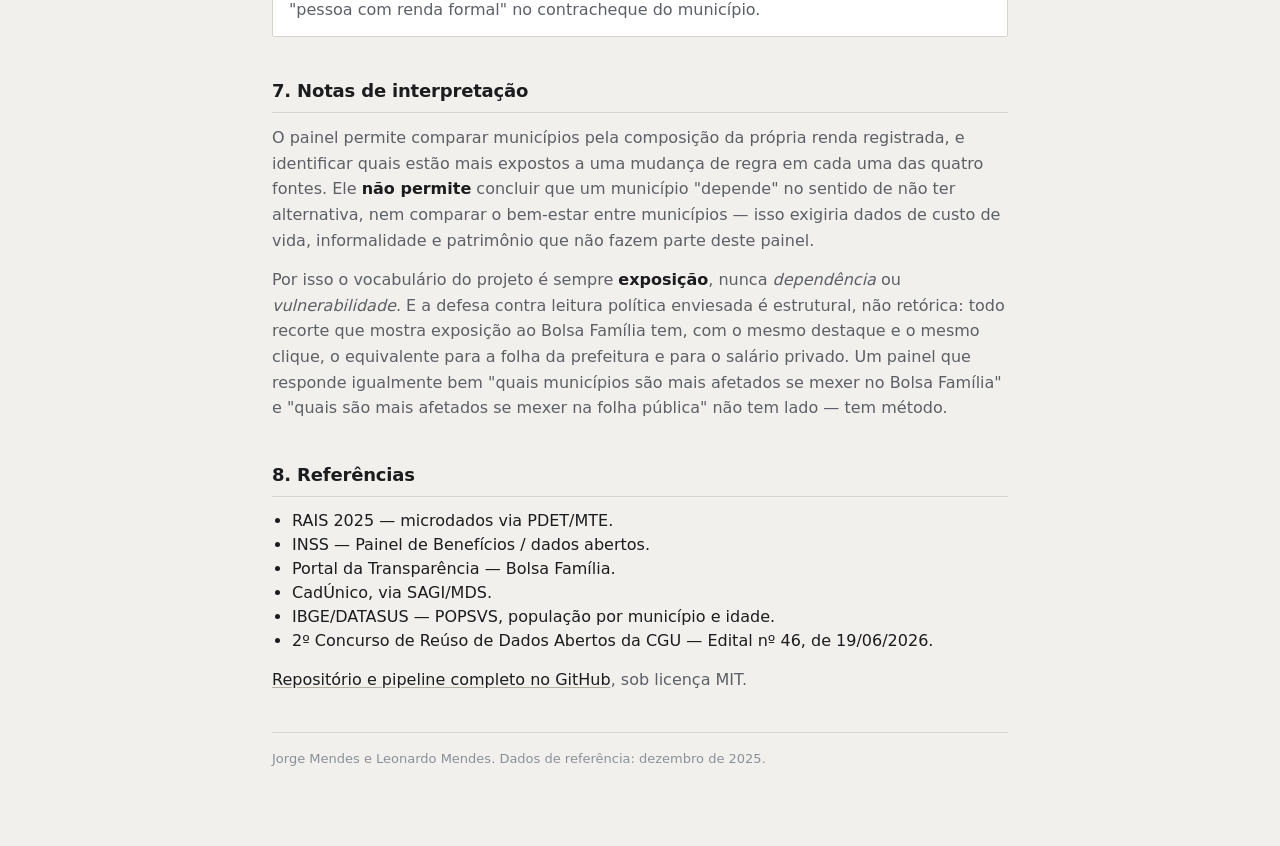
<file: site/nota-tecnica.html>
<!doctype html>
<html lang="pt-BR">
<head>
<meta charset="utf-8">
<meta name="viewport" content="width=device-width, initial-scale=1">
<title>Nota técnica — Folha de Pagamento dos Municípios</title>
<meta name="description" content="Metodologia da Folha de Pagamento dos Municípios: fontes, definições, agregação, validação e limitações.">
<link rel="icon" href="data:image/svg+xml,<svg xmlns='http://www.w3.org/2000/svg' viewBox='0 0 16 16'><rect width='16' height='16' rx='2' fill='%230f172a'/><path d='M4 3.5h8v9l-1.3-1-1.35 1-1.35-1-1.35 1-1.35-1L4 12.5z' fill='%23f8fafc'/><path d='M5.8 6h4.4M5.8 8h4.4M5.8 10h2.6' stroke='%230f172a' stroke-width='.9' stroke-linecap='round'/></svg>">
  <link rel="stylesheet" href="estilo.css?v=8dbc8637">
</head>
<body data-versao="8dbc8637">
<div class="envelope porta">

  <p class="migalha" style="margin:0 0 1rem; font-size:0.8125rem;"><a href="index.html">Folha de Pagamento dos Municípios</a> / Nota técnica</p>

  <header class="topo">
    <h1>Nota técnica</h1>
    <p class="linha-fina">Como os quatro números de cada município foram apurados, o que eles
      significam e o que ainda não sabemos direito.</p>
  </header>

  <main>
  <div class="regra" role="note" style="margin-bottom:2rem;">
    <h2>Estado deste documento</h2>
    <p>Esta é a versão de trabalho da nota técnica, referente a dezembro de 2025. As seções
      1 a 5 e 7 e 8 descrevem decisões já fechadas do pipeline. A seção 6 lista, de forma
      explícita, os pontos que ainda dependem de revisão metodológica — marcados com
      <span class="pendente-marca">em revisão</span> — e serão fechados antes da submissão
      final.</p>
  </div>

  <section class="motivo" aria-labelledby="s1">
    <h2 id="s1">1. Objetivo e perguntas que o painel responde</h2>
    <p>O painel decompõe a renda registrada de cada um dos 5.570 municípios brasileiros em
      quatro fontes — salário do setor privado, folha da administração pública, previdência
      (INSS e BPC) e Bolsa Família — no mesmo mês de referência, para dois usos:</p>
    <p><strong>Gestão municipal:</strong> entender de onde vem o dinheiro que circula na própria
      cidade, e o quanto disso está sujeito a decisões tomadas fora dela.</p>
    <p><strong>Formulação de política:</strong> saber, antes de mudar uma regra — o fator
      previdenciário, o valor do Bolsa Família, o teto de gasto com pessoal de uma prefeitura —
      quais municípios são mais expostos a essa mudança, e em que grau.</p>
  </section>

  <section class="ficha" aria-labelledby="s2">
    <h2 id="s2">2. Fontes de dados</h2>
    <table class="tabela-fontes">
      <caption>Mês de referência: <strong>dezembro de 2025</strong>. Todas as fontes são
        dados abertos federais, de atualização mensal (RAIS é anual).</caption>
      <thead>
        <tr><th scope="col">Linha</th><th scope="col">Fonte</th><th scope="col">Unidade</th><th scope="col">Granularidade original</th></tr>
      </thead>
      <tbody>
        <tr><th scope="row">Salário — setor privado</th><td>RAIS 2025 (microdados PDET)</td><td>vínculo</td><td>município do estabelecimento</td></tr>
        <tr><th scope="row">Salário — administração pública</th><td>RAIS 2025, por natureza jurídica</td><td>vínculo</td><td>município do estabelecimento</td></tr>
        <tr><th scope="row">Previdência — INSS e BPC</th><td>INSS, benefícios emitidos</td><td>benefício</td><td>município de residência</td></tr>
        <tr><th scope="row">Benefício social — Bolsa Família</th><td>Portal da Transparência</td><td>família</td><td>município (código SIAFI)</td></tr>
        <tr><th scope="row">Tamanho médio de família</th><td>CadÚnico, via SAGI/MDS</td><td>—</td><td>município</td></tr>
        <tr><th scope="row">Denominador populacional</th><td>DATASUS POPSVS</td><td>pessoa</td><td>idade ano a ano, por município</td></tr>
      </tbody>
    </table>
    <p style="margin-top:0.875rem">O processamento é aberto e reproduzível: três scripts
      (<code>01_bronze.py</code>, <code>02_silver.py</code>, <code>03_gold.py</code>) baixam os
      arquivos originais, normalizam cada fonte para o código de município do IBGE e montam o
      painel — descritos em detalhe no <a href="https://github.com/jorgel-mendes/folha-pagamento-municipios/blob/main/pipeline/README.md">README do pipeline</a>.
      Todas as fontes usam código de município diferente entre si; o de-para do INSS resolve
      99,2% dos casos automaticamente, e o restante está documentado numa tabela de alias.</p>
  </section>

  <section class="ficha" aria-labelledby="s3">
    <h2 id="s3">3. Definições e unidades</h2>
    <p><strong>Vínculo, benefício e família não são a mesma coisa.</strong> A RAIS conta
      vínculos de trabalho — uma pessoa com dois empregos formais gera dois vínculos. O INSS
      conta benefícios emitidos — um segurado com aposentadoria e pensão por morte soma dois. O
      Bolsa Família conta famílias, não indivíduos. Por isso o painel nunca soma as colunas de
      contagem entre fontes, e o total de pessoas simplesmente não existe no JSON publicado —
      calcular esse número exigiria uma taxa de acumulação (quantos vínculos por pessoa, quantos
      benefícios por segurado) que ainda não localizamos numa fonte oficial nacional
      <span class="pendente-marca">em revisão</span>.</p>
    <p><strong>"Por 100 adultos"</strong> é a contagem de cada fonte dividida pela população de
      18 anos ou mais do município, vezes 100. Esse número pode superar 100 — e isso não é erro:
      é a mesma pessoa aparecendo em mais de uma fonte, ou mais de um vínculo por pessoa,
      exibido honestamente em vez de escondido.</p>
    <p><strong>Massa em reais é somável entre as quatro fontes.</strong> Cada uma representa um
      fluxo de dinheiro distinto, decidido por um agente diferente (uma empresa, a prefeitura, o
      INSS, o governo federal). Um aposentado que também trabalha com carteira assinada contribui
      às duas massas, e isso está correto: o dinheiro circulou duas vezes na economia do
      município.</p>
  </section>

  <section class="ficha" aria-labelledby="s4">
    <h2 id="s4">4. Método de agregação e denominadores</h2>
    <p><strong>Mês de referência: dezembro de 2025.</strong> Usamos a remuneração média de
      dezembro da RAIS — o padrão dos relatórios do PDET — em vez de dividir a remuneração anual
      por doze, o que evitaria o 13º salário. A <em>massa</em> soma todos os vínculos, sem corte;
      o corte de <strong>0,7 a 30 salários mínimos</strong> (R$ 1.062,60 a R$ 45.540,00, com o
      salário mínimo de 2025 em R$ 1.518,00) vale só para o cálculo do <em>valor médio</em>,
      seguindo o parâmetro da própria RAIS. A referência exata dessa faixa na documentação
      pública do PDET/MTE ainda não foi localizada <span class="pendente-marca">em revisão</span> —
      sem essa citação, é um número que pode ser questionado.</p>
    <p><strong>Vínculos abandonados foram excluídos</strong> — 1,07% dos vínculos ativos da
      RAIS, todos com remuneração zero, provavelmente trabalhadores que saíram sem rescisão
      formal registrada. Eles não afetam a massa (já eram zero), mas inflavam a contagem de
      pessoas, que é o denominador do salário médio e da taxa por 100 adultos.</p>
    <p><strong>A folha pública usa a remuneração média do ano, não a de dezembro.</strong> É a
      única exceção à regra de "dezembro para tudo", e o motivo é concreto: o campo de
      remuneração de dezembro da RAIS vem vazio em <strong>50,4%</strong> dos vínculos federais
      e <strong>38,0%</strong> dos estaduais — contra 9,3% no setor privado. Vínculo
      estatutário aparentemente não preenche esse campo com o mesmo rigor que vínculo
      celetista. Usando só dezembro, a massa pública nacional saía subestimada em cerca de
      <strong>R$ 4,5 bilhões por mês</strong> (6,8% da linha), concentrados exatamente nas
      cidades com maior peso de funcionalismo estadual e federal — capitais, sobretudo. Por
      isso a massa e a participação da folha pública passaram a usar a remuneração média do
      ano (`Vl Remun Média` da própria RAIS) em vez da de dezembro. Essa primeira troca mudou
      a fonte dominante de 127 municípios (2,3% do total) no mapa — o achado nacional
      (previdência dominava a maioria das cidades) não se moveu, mas duas capitais de estado
      trocaram de cor: Salvador passou de salário privado para folha pública, e Goiânia, o
      inverso.</p>
    <p><strong>Revisão: a troca virou híbrida.</strong> Usar a média do ano pra todo mundo
      trocava dado bom por estimativa sem necessidade — quem reportou dezembro certinho
      (49,6% dos vínculos federais, 62% dos estaduais) tem ali um valor real, e a média do ano
      tende a ser mais baixa que dezembro porque dezembro carrega o 13º salário. Por isso
      `salario_publico_massa` hoje é <strong>dezembro para quem reportou, e a remuneração
      média do ano só para quem não reportou</strong> (campo nulo ou zero) — o valor médio por
      vínculo continua vindo da base filtrada de dezembro entre 0,7 e 30 salários mínimos, sem
      mudança. Essa segunda troca aumentou a massa pública nacional de R$ 71,0 para
      <strong>R$ 74,8 bilhões por mês</strong> (a massa total do painel foi de R$ 314,9 para
      <strong>R$ 318,7 bilhões</strong>) e mudou a fonte dominante de mais 89 municípios — a
      folha pública passa a dominar 440 cidades (7,9% do total, era 357). Duas capitais que
      antes ficavam com o salário privado por uma margem mínima viram folha pública:
      <strong>Brasília</strong> e <strong>Goiânia</strong>. Salvador segue folha pública, com
      margem maior. O salário privado permanece em dezembro, que é o padrão do PDET e não
      sofre desse problema de preenchimento.</p>
    <p><strong>Mesmo com a híbrida, a folha pública provavelmente ainda está subestimada</strong>
      <span class="pendente-marca">em revisão</span> — em graus diferentes por cidade. Dá para
      comparar a massa pública contra o que seria esperado (vínculos × valor médio) e ver
      quanto ainda falta: no Rio de Janeiro, a massa híbrida chega a 70% do esperado — ainda
      incompleta, mas razoável, e a troca melhorou pouco esse número (era 68%). Em
      <strong>Brasília, o caso mais extremo</strong>, chega a só <strong>39%</strong> (era
      37%). A explicação provável é a mesma de antes, só que mais forte: Brasília não tem
      esfera municipal — é 100% estadual e federal, exatamente as duas categorias com o pior
      preenchimento — então uma fração grande de vínculos, sobretudo federais, segue sem
      nenhum valor de remuneração atribuído em nenhum dos dois campos da RAIS, não só no de
      dezembro. A híbrida não resolve isso, porque não há o que recuperar: não identificamos,
      nos dados que temos, uma terceira fonte que feche essa lacuna (dependeria de outro campo
      da RAIS ou de uma base de folha de pagamento como o SIAPE). Na prática, isso quer dizer
      que a folha pública de Brasília — e, em menor grau, a de outras capitais com forte
      presença federal ou estadual — deve ser lida como um piso, não como o valor real.</p>
    <p><strong>De-para de município:</strong> cada fonte usa um código próprio — INSS usa código
      e nome truncado em 11 caracteres, Bolsa Família usa o código SIAFI, RAIS e CadÚnico usam o
      prefixo de 6 dígitos do IBGE. O de-para do INSS combina UF, prefixo numérico e uma tabela
      de alias para grafias antigas (ex.: Mogi das Cruzes, Paraty, Açu); o do Bolsa Família usa
      similaridade textual (Jaro-Winkler ≥ 0,85) restrita à mesma UF. Ambos os processos estão
      auditados: o log de casamento aproximado registra cada correspondência com o seu escore.</p>
  </section>

  <section class="ficha" aria-labelledby="s5">
    <h2 id="s5">5. Validação</h2>
    <p>O painel foi conferido contra o agregado oficial nacional do INSS, a única das quatro
      fontes com um total público independente e diretamente comparável:</p>
    <table class="tabela-fontes">
      <thead>
        <tr><th scope="col"></th><th scope="col">Quantidade</th><th scope="col">Valor</th></tr>
      </thead>
      <tbody>
        <tr><th scope="row">Agregado oficial do INSS</th><td>41.637.785</td><td>R$ 74,19 bi</td></tr>
        <tr><th scope="row">Painel + não alocado a município</th><td>41.641.943</td><td>R$ 74,19 bi</td></tr>
        <tr><th scope="row">Desvio</th><td colspan="2" class="destaque">+0,0100%</td></tr>
      </tbody>
    </table>
    <p style="margin-top:0.875rem">Do total, 457.686 benefícios (1,10%) não puderam ser
      alocados a um município e ficam de fora do painel — não são descartados silenciosamente,
      aparecem contabilizados aqui como diferença explícita. Cobertura por fonte: a RAIS, o
      Bolsa Família, a população e o CadÚnico têm dado em todos os 5.571 municípios; o INSS falta
      em apenas 2. Um município sem dado numa fonte aparece como travessão no site — nunca como
      zero, que seria uma afirmação diferente e falsa. Em nenhum dos 5.571 municípios as quatro
      participações deixam de somar 100%.</p>
  </section>

  <section class="ficha" aria-labelledby="s6">
    <h2 id="s6">6. Limitações e pontos em revisão</h2>
    <p>Isto é a renda <strong>registrada e rastreável</strong> em dados públicos federais — não a
      renda total da população. Ficam de fora, sem estimativa de magnitude ainda anexada: trabalho
      informal, renda de capital, aluguel, agricultura de subsistência, os regimes próprios de
      previdência de estados e municípios, e as transferências estaduais e municipais de renda.</p>
    <p><strong>Assimetria geográfica</strong> — a RAIS localiza o vínculo no município do
      <em>estabelecimento</em>; o INSS, no município de <em>residência</em>. Em regiões
      metropolitanas isso desloca massa salarial da cidade-dormitório para a cidade-polo,
      enquanto a massa previdenciária permanece na cidade-dormitório — um efeito sistemático que
      pode sugerir, incorretamente, que periferias "dependem" de transferências mais do que
      efetivamente dependem.</p>

    <div class="limites" style="margin-top:1.25rem">
      <h3>Três pontos ainda em revisão metodológica <span class="pendente-marca">em revisão</span></h3>
      <p><strong>Líquido vs. bruto.</strong> O INSS publica valor <em>líquido</em> de benefício
        (já descontados consignado e imposto de renda); a RAIS publica remuneração
        <em>bruta</em>. O painel soma os dois hoje, tal como publicados. A magnitude do desconto
        do consignado é da ordem de dezenas de bilhões de reais por ano no total nacional — não é
        desprezível, e a forma correta de tratar essa mistura ainda está em avaliação.</p>
      <p><strong>Competência do Bolsa Família.</strong> O arquivo de dezembro do Portal da
        Transparência mistura parcelas pagas em dezembro mas referentes a meses anteriores. O
        pipeline calcula as duas leituras — famílias com benefício <em>referente</em> a dezembro,
        e dinheiro que efetivamente <em>entrou</em> no município em dezembro — e usa a primeira
        por padrão; a diferença entre as duas é da ordem de R$ 127 milhões por mês no total
        nacional.</p>
      <p><strong>Vínculo ativo sem remuneração.</strong> Vínculos abandonados (remuneração zero)
        já foram excluídos da contagem de pessoas. Uma parcela menor dos vínculos restantes
        também tem remuneração zero ou muito baixa por outros motivos — afastamento, licença,
        admissão em 31 de dezembro. Falta decidir se esses casos contam como "pessoa com renda
        formal" no contracheque do município.</p>
    </div>
  </section>

  <section class="ficha" aria-labelledby="s7">
    <h2 id="s7">7. Notas de interpretação</h2>
    <p>O painel permite comparar municípios pela composição da própria renda registrada, e
      identificar quais estão mais expostos a uma mudança de regra em cada uma das quatro
      fontes. Ele <strong>não permite</strong> concluir que um município "depende" no sentido
      de não ter alternativa, nem comparar o bem-estar entre municípios — isso exigiria dados de
      custo de vida, informalidade e patrimônio que não fazem parte deste painel.</p>
    <p>Por isso o vocabulário do projeto é sempre <strong>exposição</strong>, nunca
      <em>dependência</em> ou <em>vulnerabilidade</em>. E a defesa contra leitura política
      enviesada é estrutural, não retórica: todo recorte que mostra exposição ao Bolsa Família
      tem, com o mesmo destaque e o mesmo clique, o equivalente para a folha da prefeitura e
      para o salário privado. Um painel que responde igualmente bem "quais municípios são mais
      afetados se mexer no Bolsa Família" e "quais são mais afetados se mexer na folha pública"
      não tem lado — tem método.</p>
  </section>

  <section class="ficha" aria-labelledby="s8">
    <h2 id="s8">8. Referências</h2>
    <ul style="padding-left:1.25rem; margin:0;">
      <li>RAIS 2025 — microdados via PDET/MTE.</li>
      <li>INSS — Painel de Benefícios / dados abertos.</li>
      <li>Portal da Transparência — Bolsa Família.</li>
      <li>CadÚnico, via SAGI/MDS.</li>
      <li>IBGE/DATASUS — POPSVS, população por município e idade.</li>
      <li>2º Concurso de Reúso de Dados Abertos da CGU — Edital nº 46, de 19/06/2026.</li>
    </ul>
    <p style="margin-top:0.875rem"><a href="https://github.com/jorgel-mendes/folha-pagamento-municipios">Repositório e pipeline completo no GitHub</a>, sob licença MIT.</p>
  </section>
  </main>

  <footer class="rodape">
    <p>Jorge Mendes e Leonardo Mendes. Dados de referência: dezembro de 2025.</p>
  </footer>

</div>
</body>
</html>
</file>
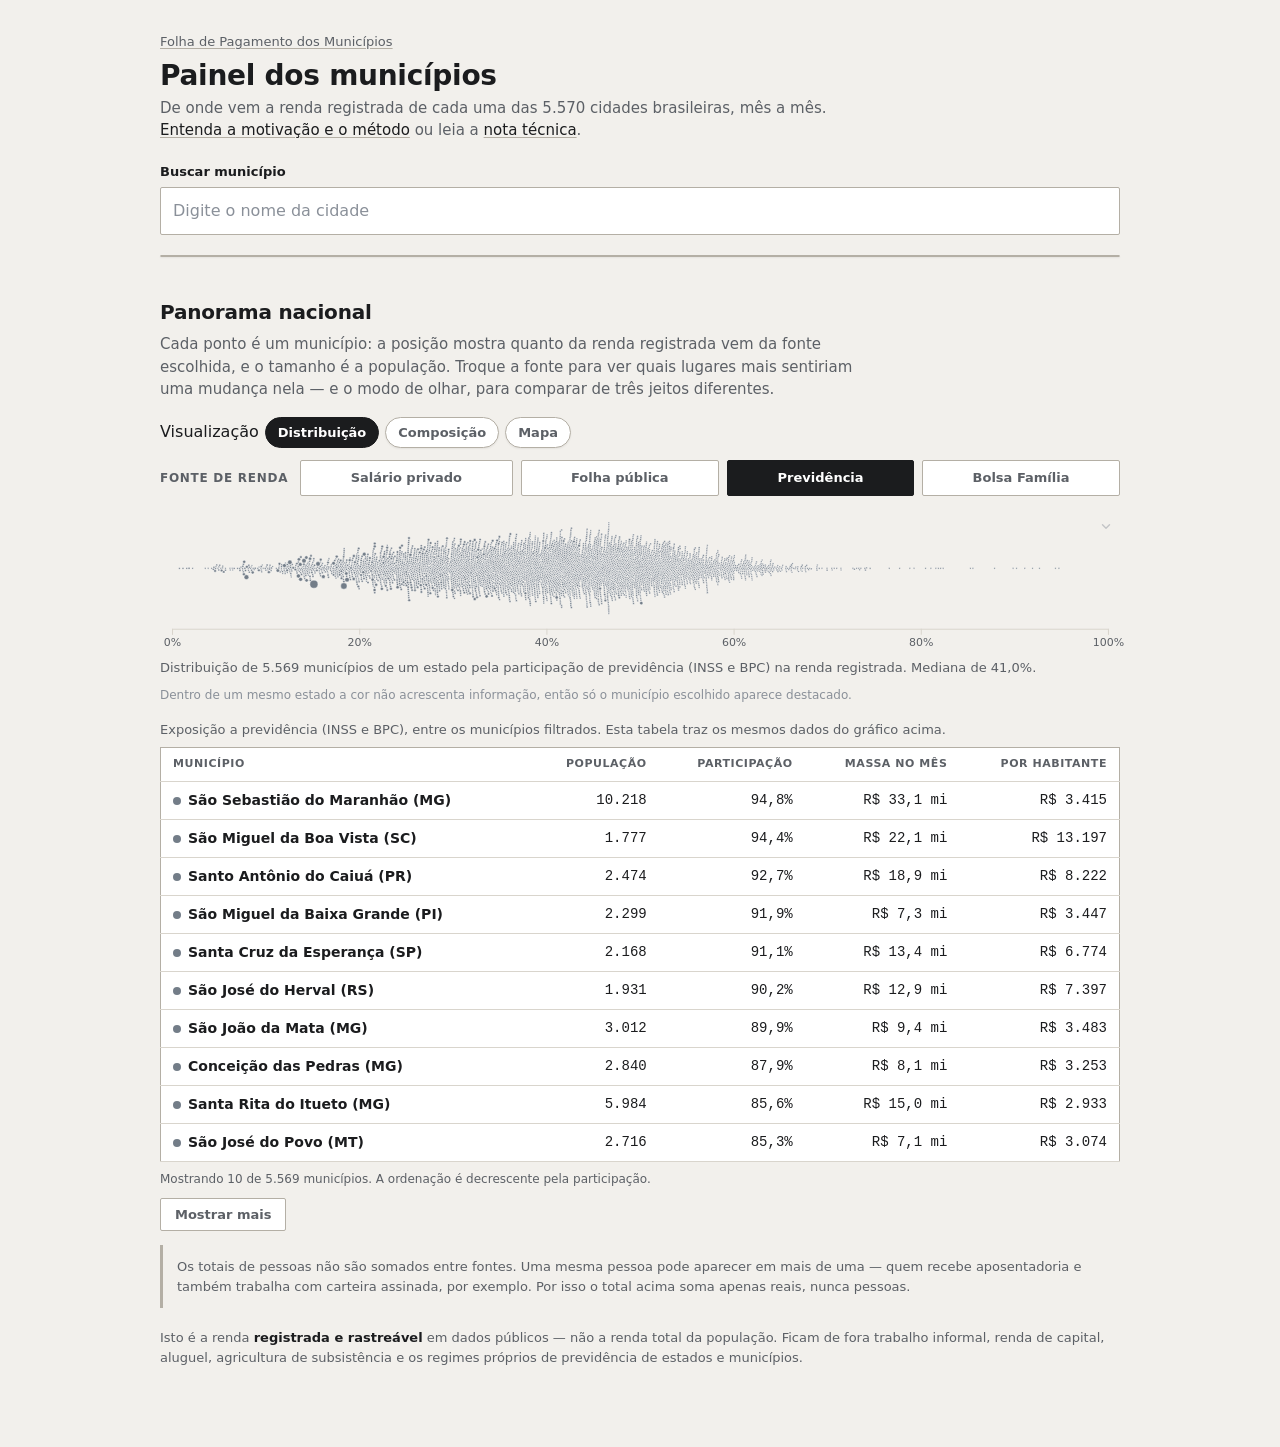
<file: site/painel-template.html>
<!doctype html>
<html lang="pt-BR">
<head>
<meta charset="utf-8">
<meta name="viewport" content="width=device-width, initial-scale=1">
<title>Folha de Pagamento dos Municípios</title>
<meta name="description" content="Quando muda uma regra do INSS, do Bolsa Família ou da folha da prefeitura, o efeito não chega igual em todo lugar. A composição da renda registrada nos 5.570 municípios brasileiros, em reais e em pessoas.">
<link rel="icon" href="data:image/svg+xml,<svg xmlns='http://www.w3.org/2000/svg' viewBox='0 0 16 16'><rect width='16' height='16' rx='2' fill='%230f172a'/><path d='M4 3.5h8v9l-1.3-1-1.35 1-1.35-1-1.35 1-1.35-1L4 12.5z' fill='%23f8fafc'/><path d='M5.8 6h4.4M5.8 8h4.4M5.8 10h2.6' stroke='%230f172a' stroke-width='.9' stroke-linecap='round'/></svg>">
  <link rel="stylesheet" href="estilo.css">

<script>document.documentElement.classList.add('js')</script>
</head>
<body>
<div class="envelope">

  <header class="topo topo-painel">
    <p class="migalha"><a href="index.html">Folha de Pagamento dos Municípios</a></p>
    <h1>Painel dos municípios</h1>
    <p class="linha-fina">De onde vem a renda registrada de cada uma das 5.570 cidades
      brasileiras, mês a mês. <a href="index.html">Entenda a motivação e o método</a> ou leia a
      <a href="nota-tecnica.html">nota técnica</a>.</p>
  </header>

  <div class="busca js-apenas">
    <label for="q">Buscar município</label>
    <input id="q" type="text" role="combobox" autocomplete="off"
           aria-autocomplete="list" aria-expanded="false" aria-controls="sugestoes"
           placeholder="Digite o nome da cidade">
    <ul id="sugestoes" class="sugestoes" role="listbox" aria-label="Municípios encontrados" hidden></ul>
  </div>

  <main>
    <section class="holerite" id="holerite" data-modo="reais" aria-live="polite">
      <!--CONTRACHEQUE-->
    </section>


    <section class="panorama js-apenas" id="panorama" aria-labelledby="panorama-titulo">
      <h2 id="panorama-titulo">Panorama nacional</h2>
      <p class="panorama-intro">
        Cada ponto é um município: a posição mostra quanto da renda registrada vem da fonte
        escolhida, e o tamanho é a população. Troque a fonte para ver quais lugares mais
        sentiriam uma mudança nela — e o modo de olhar, para comparar de três jeitos diferentes.
      </p>

      <div class="vistas" role="group" aria-labelledby="vistas-rotulo">
        <span class="rotulo" id="vistas-rotulo">Visualização</span>
        <button type="button" data-vista="enxame" aria-pressed="true">Distribuição</button>
        <button type="button" data-vista="plano" aria-pressed="false">Composição</button>
        <button type="button" data-vista="mapa" aria-pressed="false">Mapa</button>
      </div>

      <div class="seletor" role="group" aria-labelledby="seletor-rotulo">
        <span class="rotulo" id="seletor-rotulo">Fonte de renda</span>
        <button type="button" data-fonte="salario_privado" aria-pressed="false">Salário privado</button>
        <button type="button" data-fonte="salario_publico" aria-pressed="false">Folha pública</button>
        <button type="button" data-fonte="previdencia" aria-pressed="true">Previdência</button>
        <button type="button" data-fonte="bolsa_familia" aria-pressed="false">Bolsa Família</button>
      </div>

      <div class="palco">
        <figure class="figura" id="figura">
          <svg id="enxame" role="img" aria-labelledby="enxame-titulo" aria-describedby="enxame-desc"></svg>
          <figcaption>
            <span id="enxame-titulo" class="sr-only">Distribuição dos municípios brasileiros pela
              participação de cada fonte na renda registrada</span>
            <span id="enxame-desc" class="descricao"></span>
          </figcaption>
        </figure>

        <button type="button" class="engrenagem" id="abrir-opcoes"
                aria-expanded="false" aria-controls="opcoes" aria-label="Opções do gráfico">
          <svg viewBox="0 0 16 16" aria-hidden="true" width="14" height="14">
            <path d="M4 6.5 8 10.5 12 6.5" fill="none" stroke="currentColor"
                  stroke-width="1.6" stroke-linecap="round" stroke-linejoin="round"/>
          </svg>
        </button>

        <div class="opcoes" id="opcoes" hidden>
          <fieldset>
            <legend>Comparar com</legend>
            <label><input type="radio" name="escopo" value="estado" checked> Municípios do estado</label>
            <label><input type="radio" name="escopo" value="regiao"> Municípios da região</label>
            <label><input type="radio" name="escopo" value="todos"> Todos os municípios</label>
          </fieldset>
          <fieldset>
            <legend>Porte</legend>
            <label><input type="radio" name="porte" value="" checked> Todos os portes</label>
            <label><input type="radio" name="porte" value="ate_5k"> Até 5 mil hab.</label>
            <label><input type="radio" name="porte" value="5k_20k"> 5 a 20 mil</label>
            <label><input type="radio" name="porte" value="20k_100k"> 20 a 100 mil</label>
            <label><input type="radio" name="porte" value="100k_mais"> 100 mil ou mais</label>
          </fieldset>
        </div>
      </div>

      <div class="legenda" id="legenda"></div>

      <table class="ranking" id="ranking">
        <caption>Exposição a <span data-v="fonte-nome">previdência</span>, entre os municípios
          filtrados. Esta tabela traz os mesmos dados do gráfico acima.</caption>
        <thead>
          <tr>
            <th scope="col">Município</th>
            <th scope="col" class="num">População</th>
            <th scope="col" class="num">Participação</th>
            <th scope="col" class="num">Massa no mês</th>
            <th scope="col" class="num">Por habitante</th>
          </tr>
        </thead>
        <tbody></tbody>
      </table>
      <p class="ranking-obs">Mostrando <span data-v="ranking-exibindo">0</span> de
        <span data-v="ranking-n">0</span> municípios. A ordenação é decrescente pela participação.</p>
      <button type="button" class="ranking-mais" id="ranking-mais" hidden>Mostrar mais</button>
    </section>

    <p class="nota-somatoria">
      Os totais de pessoas não são somados entre fontes. Uma mesma pessoa pode aparecer em mais de
      uma — quem recebe aposentadoria e também trabalha com carteira assinada, por exemplo. Por isso
      o total acima soma apenas reais, nunca pessoas.
    </p>

    <p class="ancora">
      Isto é a renda <strong>registrada e rastreável</strong> em dados públicos — não a renda total
      da população. Ficam de fora trabalho informal, renda de capital, aluguel, agricultura de
      subsistência e os regimes próprios de previdência de estados e municípios.
    </p>
  </main>

</div>
  <dialog id="ampliado" aria-label="Gráfico ampliado"></dialog>
<script src="vendor/d3.v7.min.js"></script>
<script src="vendor/topojson-client.min.js"></script>
<script src="app.js"></script>
<script src="enxame.js"></script>
</body>
</html>
</file>
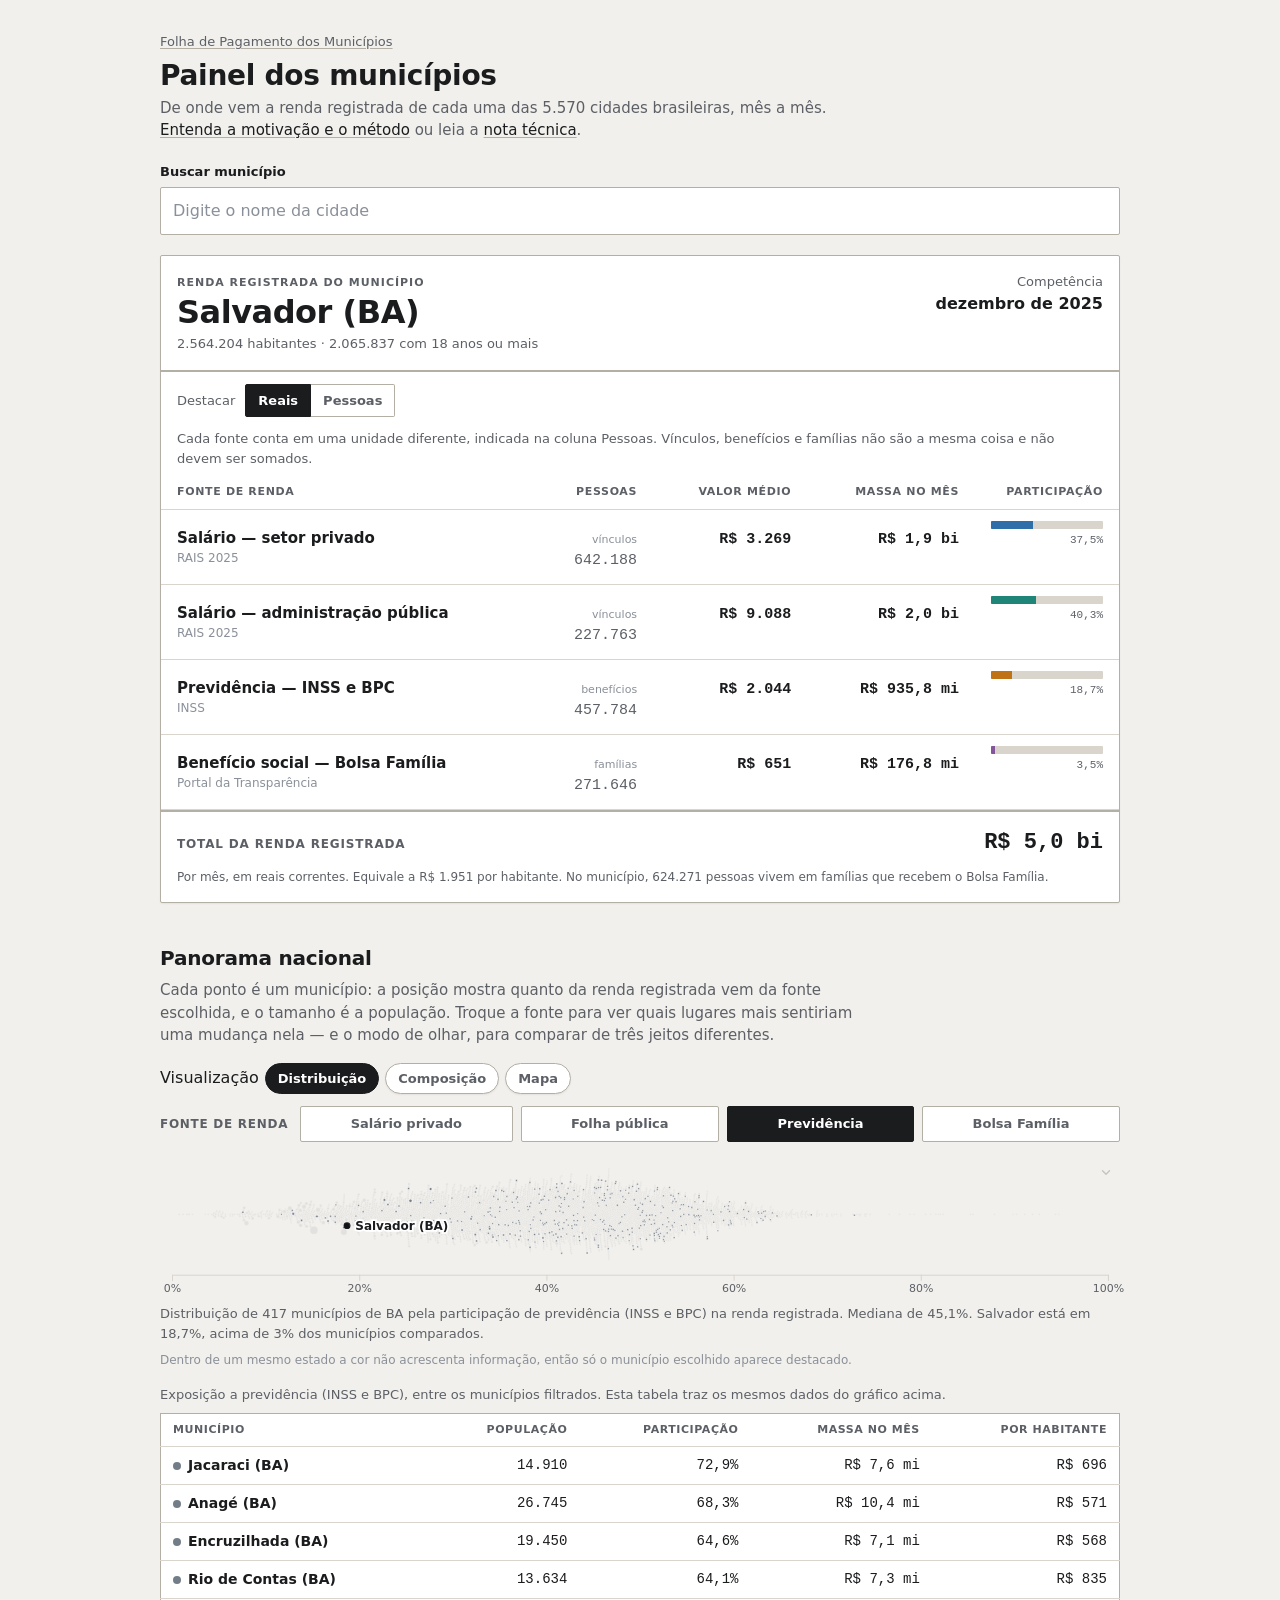
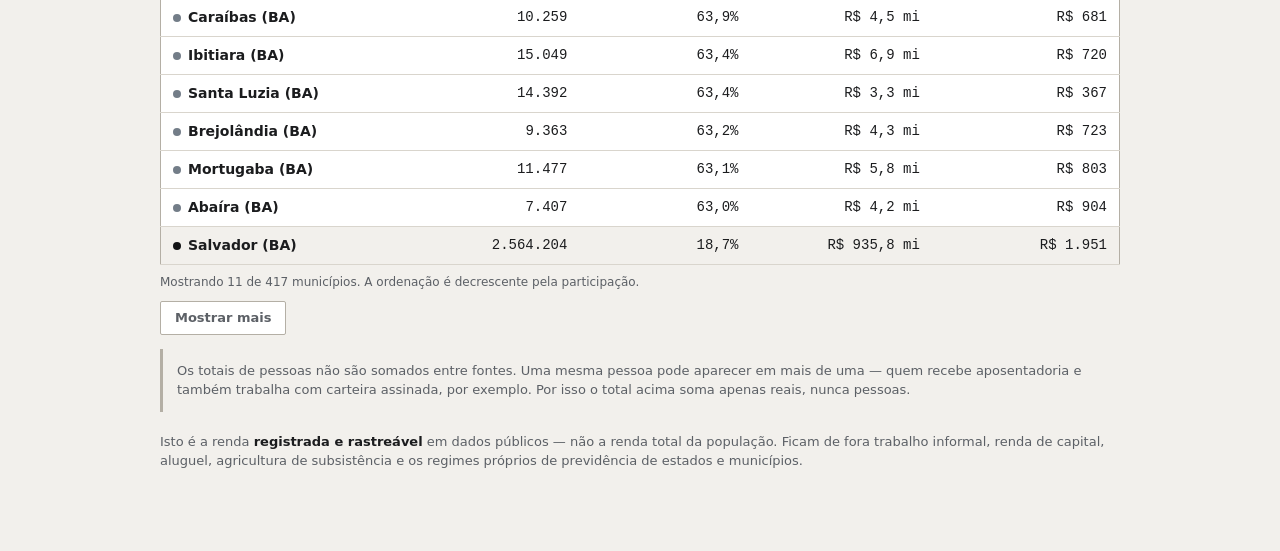
<file: site/painel.html>
<!doctype html>
<html lang="pt-BR">
<head>
<meta charset="utf-8">
<meta name="viewport" content="width=device-width, initial-scale=1">
<title>Folha de Pagamento dos Municípios</title>
<meta name="description" content="Quando muda uma regra do INSS, do Bolsa Família ou da folha da prefeitura, o efeito não chega igual em todo lugar. A composição da renda registrada nos 5.570 municípios brasileiros, em reais e em pessoas.">
<link rel="icon" href="data:image/svg+xml,<svg xmlns='http://www.w3.org/2000/svg' viewBox='0 0 16 16'><rect width='16' height='16' rx='2' fill='%230f172a'/><path d='M4 3.5h8v9l-1.3-1-1.35 1-1.35-1-1.35 1-1.35-1L4 12.5z' fill='%23f8fafc'/><path d='M5.8 6h4.4M5.8 8h4.4M5.8 10h2.6' stroke='%230f172a' stroke-width='.9' stroke-linecap='round'/></svg>">
  <link rel="stylesheet" href="estilo.css?v=8dbc8637">

<script>document.documentElement.classList.add('js')</script>
</head>
<body data-versao="8dbc8637" data-padrao="2927408">
<div class="envelope">

  <header class="topo topo-painel">
    <p class="migalha"><a href="index.html">Folha de Pagamento dos Municípios</a></p>
    <h1>Painel dos municípios</h1>
    <p class="linha-fina">De onde vem a renda registrada de cada uma das 5.570 cidades
      brasileiras, mês a mês. <a href="index.html">Entenda a motivação e o método</a> ou leia a
      <a href="nota-tecnica.html">nota técnica</a>.</p>
  </header>

  <div class="busca js-apenas">
    <label for="q">Buscar município</label>
    <input id="q" type="text" role="combobox" autocomplete="off"
           aria-autocomplete="list" aria-expanded="false" aria-controls="sugestoes"
           placeholder="Digite o nome da cidade">
    <ul id="sugestoes" class="sugestoes" role="listbox" aria-label="Municípios encontrados" hidden></ul>
  </div>

  <main>
    <section class="holerite" id="holerite" data-modo="reais" aria-live="polite">
      
      <div class="holerite-topo">
        <div class="holerite-titulo">
          <p class="holerite-rotulo">Renda registrada do município</p>
          <p class="holerite-municipio"><span data-v="municipio">Salvador</span>
            <span class="holerite-uf" data-v="uf">(BA)</span></p>
          <p class="holerite-meta"><span data-v="pop">2.564.204</span> habitantes ·
            <span data-v="pop18">2.065.837</span> com 18 anos ou mais</p>
        </div>
        <p class="holerite-competencia">Competência<strong data-v="competencia">dezembro de 2025</strong></p>
      </div>

      <div class="modos">
        <span class="rotulo" id="rot-modo">Destacar</span>
        <button type="button" data-modo="reais" aria-pressed="true" aria-describedby="rot-modo">Reais</button>
        <button type="button" data-modo="pessoas" aria-pressed="false" aria-describedby="rot-modo">Pessoas</button>
      </div>

      <table class="linhas">
        <caption>Cada fonte conta em uma unidade diferente, indicada na coluna Pessoas.
          Vínculos, benefícios e famílias não são a mesma coisa e não devem ser somados.</caption>
        <thead>
          <tr>
            <th scope="col">Fonte de renda</th>
            <th scope="col" class="num">Pessoas</th>
            <th scope="col" class="num">Valor médio</th>
            <th scope="col" class="num">Massa no mês</th>
            <th scope="col" class="num">Participação</th>
          </tr>
        </thead>
        <tbody><tr data-linha="salario_privado"><th scope="row"><span class="linha-nome">Salário — setor privado</span><span class="linha-fonte">RAIS 2025</span></th><td data-col="Pessoas" data-grupo="pessoas"><span class="valor" data-v="n">642.188</span><span class="unidade" data-v="unidade">vínculos</span></td><td data-col="Valor médio" data-grupo="reais"><span class="valor" data-v="medio">R$ 3.269</span></td><td data-col="Massa no mês" data-grupo="reais"><span class="valor" data-v="massa">R$ 1,9 bi</span></td><td data-col="Participação" data-grupo="reais"><span class="barra"><i data-v="barra" style="width:37.46%"></i></span><span class="barra-pct" data-v="part">37,5%</span></td></tr><tr data-linha="salario_publico"><th scope="row"><span class="linha-nome">Salário — administração pública</span><span class="linha-fonte">RAIS 2025</span></th><td data-col="Pessoas" data-grupo="pessoas"><span class="valor" data-v="n">227.763</span><span class="unidade" data-v="unidade">vínculos</span></td><td data-col="Valor médio" data-grupo="reais"><span class="valor" data-v="medio">R$ 9.088</span></td><td data-col="Massa no mês" data-grupo="reais"><span class="valor" data-v="massa">R$ 2,0 bi</span></td><td data-col="Participação" data-grupo="reais"><span class="barra"><i data-v="barra" style="width:40.30%"></i></span><span class="barra-pct" data-v="part">40,3%</span></td></tr><tr data-linha="previdencia"><th scope="row"><span class="linha-nome">Previdência — INSS e BPC</span><span class="linha-fonte">INSS</span></th><td data-col="Pessoas" data-grupo="pessoas"><span class="valor" data-v="n">457.784</span><span class="unidade" data-v="unidade">benefícios</span></td><td data-col="Valor médio" data-grupo="reais"><span class="valor" data-v="medio">R$ 2.044</span></td><td data-col="Massa no mês" data-grupo="reais"><span class="valor" data-v="massa">R$ 935,8 mi</span></td><td data-col="Participação" data-grupo="reais"><span class="barra"><i data-v="barra" style="width:18.70%"></i></span><span class="barra-pct" data-v="part">18,7%</span></td></tr><tr data-linha="bolsa_familia"><th scope="row"><span class="linha-nome">Benefício social — Bolsa Família</span><span class="linha-fonte">Portal da Transparência</span></th><td data-col="Pessoas" data-grupo="pessoas"><span class="valor" data-v="n">271.646</span><span class="unidade" data-v="unidade">famílias</span></td><td data-col="Valor médio" data-grupo="reais"><span class="valor" data-v="medio">R$ 651</span></td><td data-col="Massa no mês" data-grupo="reais"><span class="valor" data-v="massa">R$ 176,8 mi</span></td><td data-col="Participação" data-grupo="reais"><span class="barra"><i data-v="barra" style="width:3.53%"></i></span><span class="barra-pct" data-v="part">3,5%</span></td></tr></tbody>
      </table>

      <div class="total">
        <div class="total-linha">
          <span class="total-rotulo">Total da renda registrada</span>
          <span class="total-valor" data-v="total">R$ 5,0 bi</span>
        </div>
        <p class="total-obs">Por mês, em reais correntes.
          Equivale a <span data-v="percapita">R$ 1.951</span> por habitante. No município, <span data-v="bf-pessoas">624.271</span> pessoas vivem em famílias que recebem o Bolsa Família.</p>
      </div>
    </section>


    <section class="panorama js-apenas" id="panorama" aria-labelledby="panorama-titulo">
      <h2 id="panorama-titulo">Panorama nacional</h2>
      <p class="panorama-intro">
        Cada ponto é um município: a posição mostra quanto da renda registrada vem da fonte
        escolhida, e o tamanho é a população. Troque a fonte para ver quais lugares mais
        sentiriam uma mudança nela — e o modo de olhar, para comparar de três jeitos diferentes.
      </p>

      <div class="vistas" role="group" aria-labelledby="vistas-rotulo">
        <span class="rotulo" id="vistas-rotulo">Visualização</span>
        <button type="button" data-vista="enxame" aria-pressed="true">Distribuição</button>
        <button type="button" data-vista="plano" aria-pressed="false">Composição</button>
        <button type="button" data-vista="mapa" aria-pressed="false">Mapa</button>
      </div>

      <div class="seletor" role="group" aria-labelledby="seletor-rotulo">
        <span class="rotulo" id="seletor-rotulo">Fonte de renda</span>
        <button type="button" data-fonte="salario_privado" aria-pressed="false">Salário privado</button>
        <button type="button" data-fonte="salario_publico" aria-pressed="false">Folha pública</button>
        <button type="button" data-fonte="previdencia" aria-pressed="true">Previdência</button>
        <button type="button" data-fonte="bolsa_familia" aria-pressed="false">Bolsa Família</button>
      </div>

      <div class="palco">
        <figure class="figura" id="figura">
          <svg id="enxame" role="img" aria-labelledby="enxame-titulo" aria-describedby="enxame-desc"></svg>
          <figcaption>
            <span id="enxame-titulo" class="sr-only">Distribuição dos municípios brasileiros pela
              participação de cada fonte na renda registrada</span>
            <span id="enxame-desc" class="descricao"></span>
          </figcaption>
        </figure>

        <button type="button" class="engrenagem" id="abrir-opcoes"
                aria-expanded="false" aria-controls="opcoes" aria-label="Opções do gráfico">
          <svg viewBox="0 0 16 16" aria-hidden="true" width="14" height="14">
            <path d="M4 6.5 8 10.5 12 6.5" fill="none" stroke="currentColor"
                  stroke-width="1.6" stroke-linecap="round" stroke-linejoin="round"/>
          </svg>
        </button>

        <div class="opcoes" id="opcoes" hidden>
          <fieldset>
            <legend>Comparar com</legend>
            <label><input type="radio" name="escopo" value="estado" checked> Municípios do estado</label>
            <label><input type="radio" name="escopo" value="regiao"> Municípios da região</label>
            <label><input type="radio" name="escopo" value="todos"> Todos os municípios</label>
          </fieldset>
          <fieldset>
            <legend>Porte</legend>
            <label><input type="radio" name="porte" value="" checked> Todos os portes</label>
            <label><input type="radio" name="porte" value="ate_5k"> Até 5 mil hab.</label>
            <label><input type="radio" name="porte" value="5k_20k"> 5 a 20 mil</label>
            <label><input type="radio" name="porte" value="20k_100k"> 20 a 100 mil</label>
            <label><input type="radio" name="porte" value="100k_mais"> 100 mil ou mais</label>
          </fieldset>
        </div>
      </div>

      <div class="legenda" id="legenda"></div>

      <table class="ranking" id="ranking">
        <caption>Exposição a <span data-v="fonte-nome">previdência</span>, entre os municípios
          filtrados. Esta tabela traz os mesmos dados do gráfico acima.</caption>
        <thead>
          <tr>
            <th scope="col">Município</th>
            <th scope="col" class="num">População</th>
            <th scope="col" class="num">Participação</th>
            <th scope="col" class="num">Massa no mês</th>
            <th scope="col" class="num">Por habitante</th>
          </tr>
        </thead>
        <tbody></tbody>
      </table>
      <p class="ranking-obs">Mostrando <span data-v="ranking-exibindo">0</span> de
        <span data-v="ranking-n">0</span> municípios. A ordenação é decrescente pela participação.</p>
      <button type="button" class="ranking-mais" id="ranking-mais" hidden>Mostrar mais</button>
    </section>

    <p class="nota-somatoria">
      Os totais de pessoas não são somados entre fontes. Uma mesma pessoa pode aparecer em mais de
      uma — quem recebe aposentadoria e também trabalha com carteira assinada, por exemplo. Por isso
      o total acima soma apenas reais, nunca pessoas.
    </p>

    <p class="ancora">
      Isto é a renda <strong>registrada e rastreável</strong> em dados públicos — não a renda total
      da população. Ficam de fora trabalho informal, renda de capital, aluguel, agricultura de
      subsistência e os regimes próprios de previdência de estados e municípios.
    </p>
  </main>

</div>
  <dialog id="ampliado" aria-label="Gráfico ampliado"></dialog>
<script src="vendor/d3.v7.min.js"></script>
<script src="vendor/topojson-client.min.js"></script>
<script src="app.js?v=8dbc8637"></script>
<script src="enxame.js?v=8dbc8637"></script>
</body>
</html>
</file>
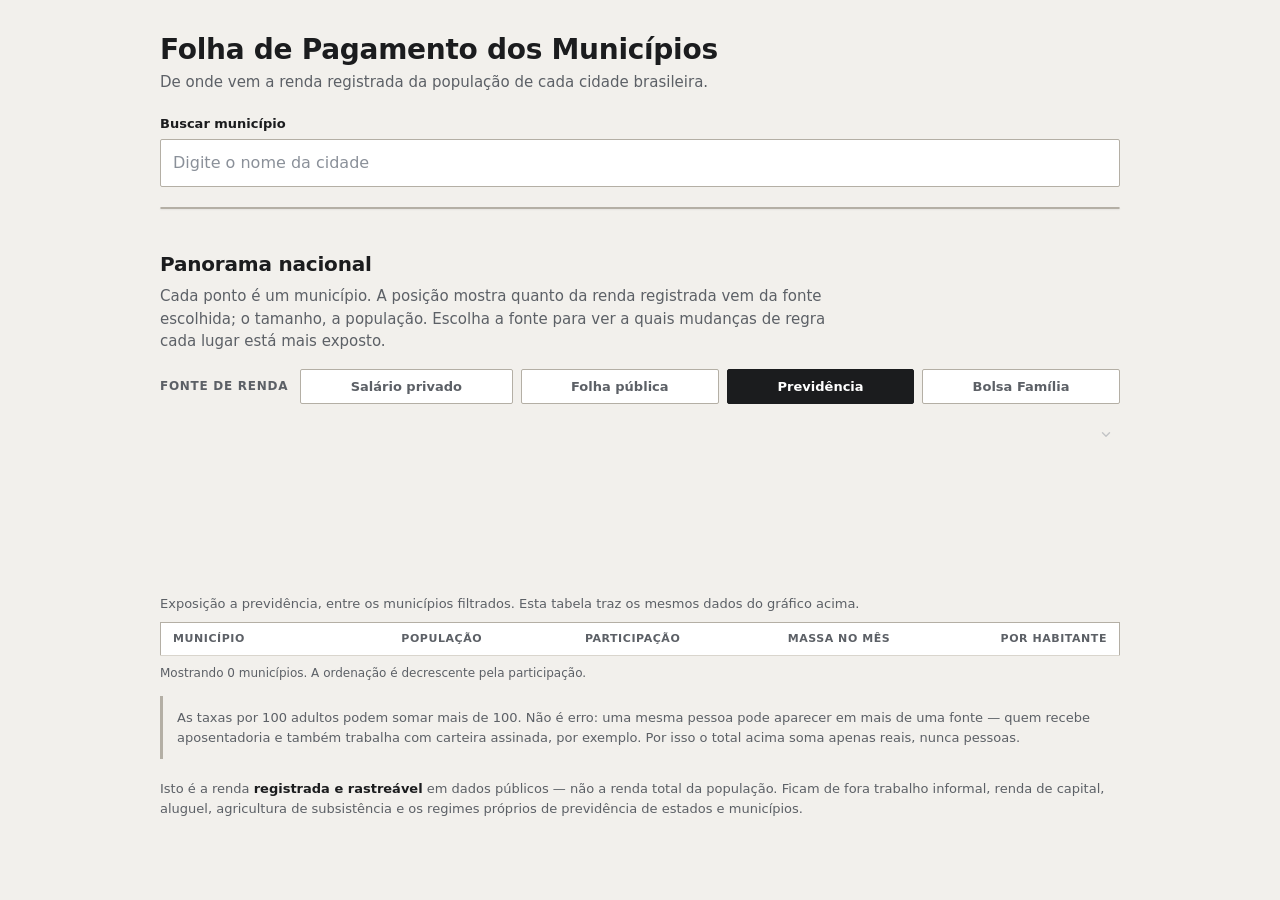
<file: site/template.html>
<!doctype html>
<html lang="pt-BR">
<head>
<meta charset="utf-8">
<meta name="viewport" content="width=device-width, initial-scale=1">
<title>Folha de Pagamento dos Municípios</title>
<meta name="description" content="De onde vem a renda registrada da população de cada um dos 5.570 municípios brasileiros: salário privado, folha pública, previdência e Bolsa Família.">
<link rel="icon" href="data:image/svg+xml,<svg xmlns='http://www.w3.org/2000/svg' viewBox='0 0 16 16'><rect width='16' height='16' rx='2' fill='%230f172a'/><path d='M4 3.5h8v9l-1.3-1-1.35 1-1.35-1-1.35 1-1.35-1L4 12.5z' fill='%23f8fafc'/><path d='M5.8 6h4.4M5.8 8h4.4M5.8 10h2.6' stroke='%230f172a' stroke-width='.9' stroke-linecap='round'/></svg>">
  <link rel="stylesheet" href="estilo.css">

<script>document.documentElement.classList.add('js')</script>
</head>
<body>
<div class="envelope">

  <header class="topo">
    <h1>Folha de Pagamento dos Municípios</h1>
    <p>De onde vem a renda registrada da população de cada cidade brasileira.</p>
  </header>

  <div class="busca js-apenas">
    <label for="q">Buscar município</label>
    <input id="q" type="text" role="combobox" autocomplete="off"
           aria-autocomplete="list" aria-expanded="false" aria-controls="sugestoes"
           placeholder="Digite o nome da cidade">
    <ul id="sugestoes" class="sugestoes" role="listbox" aria-label="Municípios encontrados" hidden></ul>
  </div>

  <main>
    <section class="holerite" id="holerite" data-modo="reais" aria-live="polite">
      <!--CONTRACHEQUE-->
    </section>


    <section class="panorama js-apenas" id="panorama" aria-labelledby="panorama-titulo">
      <h2 id="panorama-titulo">Panorama nacional</h2>
      <p class="panorama-intro">
        Cada ponto é um município. A posição mostra quanto da renda registrada vem da fonte
        escolhida; o tamanho, a população. Escolha a fonte para ver a quais mudanças de regra
        cada lugar está mais exposto.
      </p>

      <div class="seletor" role="group" aria-labelledby="seletor-rotulo">
        <span class="rotulo" id="seletor-rotulo">Fonte de renda</span>
        <button type="button" data-fonte="salario_privado" aria-pressed="false">Salário privado</button>
        <button type="button" data-fonte="salario_publico" aria-pressed="false">Folha pública</button>
        <button type="button" data-fonte="previdencia" aria-pressed="true">Previdência</button>
        <button type="button" data-fonte="bolsa_familia" aria-pressed="false">Bolsa Família</button>
      </div>

      <div class="palco">
        <figure class="figura" id="figura">
          <svg id="enxame" role="img" aria-labelledby="enxame-titulo" aria-describedby="enxame-desc"></svg>
          <figcaption>
            <span id="enxame-titulo" class="sr-only">Distribuição dos municípios brasileiros pela
              participação de cada fonte na renda registrada</span>
            <span id="enxame-desc" class="descricao"></span>
          </figcaption>
        </figure>

        <button type="button" class="engrenagem" id="abrir-opcoes"
                aria-expanded="false" aria-controls="opcoes" aria-label="Opções do gráfico">
          <svg viewBox="0 0 16 16" aria-hidden="true" width="14" height="14">
            <path d="M4 6.5 8 10.5 12 6.5" fill="none" stroke="currentColor"
                  stroke-width="1.6" stroke-linecap="round" stroke-linejoin="round"/>
          </svg>
        </button>

        <div class="opcoes" id="opcoes" hidden>
          <fieldset>
            <legend>Comparar com</legend>
            <label><input type="radio" name="escopo" value="estado" checked> Municípios do estado</label>
            <label><input type="radio" name="escopo" value="regiao"> Municípios da região</label>
            <label><input type="radio" name="escopo" value="todos"> Todos os municípios</label>
          </fieldset>
          <fieldset>
            <legend>Porte</legend>
            <label><input type="radio" name="porte" value="" checked> Todos os portes</label>
            <label><input type="radio" name="porte" value="ate_5k"> Até 5 mil hab.</label>
            <label><input type="radio" name="porte" value="5k_20k"> 5 a 20 mil</label>
            <label><input type="radio" name="porte" value="20k_100k"> 20 a 100 mil</label>
            <label><input type="radio" name="porte" value="100k_mais"> 100 mil ou mais</label>
          </fieldset>
        </div>
      </div>

      <div class="legenda" id="legenda"></div>

      <table class="ranking" id="ranking">
        <caption>Exposição a <span data-v="fonte-nome">previdência</span>, entre os municípios
          filtrados. Esta tabela traz os mesmos dados do gráfico acima.</caption>
        <thead>
          <tr>
            <th scope="col">Município</th>
            <th scope="col" class="num">População</th>
            <th scope="col" class="num">Participação</th>
            <th scope="col" class="num">Massa no mês</th>
            <th scope="col" class="num">Por habitante</th>
          </tr>
        </thead>
        <tbody></tbody>
      </table>
      <p class="ranking-obs">Mostrando <span data-v="ranking-n">0</span> municípios.
        A ordenação é decrescente pela participação.</p>
    </section>

    <p class="nota-somatoria">
      As taxas por 100 adultos podem somar mais de 100. Não é erro: uma mesma pessoa pode aparecer
      em mais de uma fonte — quem recebe aposentadoria e também trabalha com carteira assinada, por
      exemplo. Por isso o total acima soma apenas reais, nunca pessoas.
    </p>

    <p class="ancora">
      Isto é a renda <strong>registrada e rastreável</strong> em dados públicos — não a renda total
      da população. Ficam de fora trabalho informal, renda de capital, aluguel, agricultura de
      subsistência e os regimes próprios de previdência de estados e municípios.
    </p>
  </main>

</div>
  <dialog id="ampliado" aria-label="Gráfico ampliado"></dialog>
<script src="vendor/d3.v7.min.js"></script>
<script src="app.js"></script>
<script src="enxame.js"></script>
</body>
</html>
</file>
<file: site/estilo.css>
/* Folha de Pagamento dos Municípios — mobile-first, tema claro e escuro */

:root {
  --papel:        #ffffff;
  --fundo:        #f2f0ec;
  --tinta:        #1b1c1e;
  --tinta-fraca:  #5c6066;
  --tinta-tenue:  #8a9099;
  --linha:        #d9d5cd;
  --linha-forte:  #b4afa5;
  --destaque:     #1b1c1e;
  --foco:         #2b6cb0;

  --c-privado:    #2f6ea8;
  --c-publico:    #1f8578;
  --c-prev:       #c07316;
  --c-bf:         #85559b;

  --fonte-texto:  ui-sans-serif, system-ui, -apple-system, "Segoe UI", Roboto, "Helvetica Neue", Arial, sans-serif;
  --fonte-num:    ui-monospace, SFMono-Regular, "SF Mono", Menlo, Consolas, "Liberation Mono", monospace;
  --raio:         2px;
}

@media (prefers-color-scheme: dark) {
  :root:not([data-tema="claro"]) {
    --papel:       #16181b;
    --fundo:       #0e0f11;
    --tinta:       #e8e6e3;
    --tinta-fraca: #a2a8b0;
    --tinta-tenue: #7d838c;
    --linha:       #2a2e33;
    --linha-forte: #3d434a;
    --destaque:    #ffffff;
    --foco:        #7cb3e8;

    --c-privado:   #6ba3d6;
    --c-publico:   #45b3a3;
    --c-prev:      #e0a04a;
    --c-bf:        #b489c9;
  }
}

*, *::before, *::after { box-sizing: border-box; }

body {
  margin: 0;
  padding: 1rem 0.75rem 4rem;
  background: var(--fundo);
  color: var(--tinta);
  font-family: var(--fonte-texto);
  font-size: 16px;
  line-height: 1.5;
  -webkit-text-size-adjust: 100%;
}

.sr-only {
  position: absolute; width: 1px; height: 1px; padding: 0; margin: -1px;
  overflow: hidden; clip: rect(0 0 0 0); white-space: nowrap; border: 0;
}

:focus-visible { outline: 2px solid var(--foco); outline-offset: 2px; }

.envelope { max-width: 60rem; margin: 0 auto; }

/* ---------------------------------------------------------------- cabeçalho */
.topo { margin-bottom: 1.25rem; }
.topo h1 {
  font-size: 1.375rem; line-height: 1.25; margin: 0 0 0.25rem;
  letter-spacing: -0.01em;
}
.topo p { margin: 0; color: var(--tinta-fraca); font-size: 0.9375rem; max-width: 44rem; }

/* ---------------------------------------------------------------- busca */
.busca { position: relative; margin: 1rem 0 1.25rem; }
.js-apenas { display: none; }
.js .js-apenas { display: block; }

.busca label { display: block; font-size: 0.8125rem; font-weight: 600; margin-bottom: 0.375rem; }
.busca input {
  width: 100%; padding: 0.6875rem 0.75rem;
  font: inherit; color: var(--tinta);
  background: var(--papel);
  border: 1px solid var(--linha-forte); border-radius: var(--raio);
}
.busca input::placeholder { color: var(--tinta-tenue); }

.sugestoes {
  position: absolute; z-index: 20; left: 0; right: 0; top: 100%;
  margin: 0.25rem 0 0; padding: 0; list-style: none;
  background: var(--papel); border: 1px solid var(--linha-forte);
  border-radius: var(--raio); box-shadow: 0 8px 24px rgb(0 0 0 / 0.12);
  max-height: 17rem; overflow-y: auto;
}
.sugestoes:empty, .sugestoes[hidden] { display: none; }
.sugestoes li { padding: 0.5rem 0.75rem; cursor: pointer; font-size: 0.9375rem; }
.sugestoes li[aria-selected="true"], .sugestoes li:hover { background: var(--fundo); }
.sugestoes .uf { color: var(--tinta-fraca); font-size: 0.8125rem; }

/* ---------------------------------------------------------------- holerite */
.holerite {
  background: var(--papel);
  border: 1px solid var(--linha-forte);
  border-radius: var(--raio);
  box-shadow: 0 1px 2px rgb(0 0 0 / 0.06);
  overflow: hidden;
}

.holerite-topo {
  padding: 1rem; border-bottom: 2px solid var(--linha-forte);
  display: flex; flex-wrap: wrap; gap: 0.75rem 1.5rem; align-items: baseline;
}
.holerite-titulo { flex: 1 1 12rem; min-width: 0; }
.holerite-rotulo {
  font-size: 0.6875rem; font-weight: 700; letter-spacing: 0.09em;
  text-transform: uppercase; color: var(--tinta-fraca); margin: 0 0 0.125rem;
}
.holerite-municipio {
  font-size: 1.5rem; font-weight: 700; line-height: 1.15; margin: 0;
  letter-spacing: -0.015em;
}
.holerite-meta { font-size: 0.8125rem; color: var(--tinta-fraca); margin: 0.25rem 0 0; }
.holerite-competencia { font-size: 0.8125rem; color: var(--tinta-fraca); margin: 0; flex: 0 0 auto; }
.holerite-competencia strong { display: block; font-size: 1rem; color: var(--tinta); }

/* alternador */
.modos { display: flex; gap: 0; padding: 0.75rem 1rem 0; }
.modos .rotulo { font-size: 0.8125rem; color: var(--tinta-fraca); margin-right: 0.625rem; align-self: center; }
.modos button {
  font: inherit; font-size: 0.8125rem; font-weight: 600;
  padding: 0.375rem 0.75rem; cursor: pointer;
  color: var(--tinta-fraca); background: transparent;
  border: 1px solid var(--linha-forte);
}
.modos button:first-of-type { border-radius: var(--raio) 0 0 var(--raio); }
.modos button:last-of-type { border-radius: 0 var(--raio) var(--raio) 0; border-left: 0; }
.modos button[aria-pressed="true"] { color: var(--papel); background: var(--destaque); border-color: var(--destaque); }

/* ---------------------------------------------------------------- tabela */
.linhas { width: 100%; border-collapse: collapse; margin-top: 0.75rem; }
.linhas caption { text-align: left; padding: 0 1rem 0.5rem; font-size: 0.8125rem; color: var(--tinta-fraca); }
.linhas th, .linhas td { text-align: left; }

.linhas thead th {
  font-size: 0.6875rem; font-weight: 700; letter-spacing: 0.06em; text-transform: uppercase;
  color: var(--tinta-fraca); padding: 0.5rem 1rem; border-bottom: 1px solid var(--linha);
  white-space: nowrap;
}
.linhas thead .num, .linhas tbody td { text-align: right; }
.linhas tbody th[scope="row"] { text-align: left; }

.linhas tbody tr { border-bottom: 1px solid var(--linha); }
.linhas tbody th, .linhas tbody td { padding: 0.6875rem 1rem; vertical-align: baseline; }

.linha-nome { display: block; font-weight: 600; font-size: 0.9375rem; }
.linha-fonte { display: block; font-size: 0.75rem; color: var(--tinta-tenue); font-weight: 400; }

.valor { font-family: var(--fonte-num); font-variant-numeric: tabular-nums; font-size: 0.9375rem; white-space: nowrap; }
.unidade { display: block; font-size: 0.6875rem; color: var(--tinta-tenue); font-family: var(--fonte-texto); }
.ausente { color: var(--tinta-tenue); font-family: var(--fonte-num); }

/* ênfase conforme o modo */
.holerite[data-modo="reais"]   td[data-grupo="reais"] .valor,
.holerite[data-modo="pessoas"] td[data-grupo="pessoas"] .valor { font-weight: 700; color: var(--destaque); }
.holerite[data-modo="reais"]   td[data-grupo="pessoas"] .valor,
.holerite[data-modo="pessoas"] td[data-grupo="reais"] .valor { color: var(--tinta-fraca); }

/* barra de participação */
.barra { display: block; height: 0.5rem; background: var(--linha); border-radius: 1px; overflow: hidden; min-width: 3.5rem; }
.barra i { display: block; height: 100%; min-width: 2px; background: var(--cor, var(--tinta-fraca)); }
tr[data-linha="salario_privado"] { --cor: var(--c-privado); }
tr[data-linha="salario_publico"] { --cor: var(--c-publico); }
tr[data-linha="previdencia"]     { --cor: var(--c-prev); }
tr[data-linha="bolsa_familia"]   { --cor: var(--c-bf); }
.barra-pct { display: block; font-size: 0.6875rem; color: var(--tinta-fraca); font-family: var(--fonte-num); margin-top: 0.1875rem; }

/* rodapé do holerite */
.total { padding: 0.875rem 1rem 1rem; border-top: 2px solid var(--linha-forte); }
.total-linha { display: flex; justify-content: space-between; align-items: baseline; gap: 1rem; }
.total-rotulo { font-size: 0.75rem; font-weight: 700; letter-spacing: 0.07em; text-transform: uppercase; color: var(--tinta-fraca); }
.total-valor { font-family: var(--fonte-num); font-variant-numeric: tabular-nums; font-size: 1.375rem; font-weight: 700; white-space: nowrap; }
.total-obs { margin: 0.625rem 0 0; font-size: 0.75rem; color: var(--tinta-fraca); line-height: 1.45; }

.nota-somatoria {
  margin: 0.875rem 0 0; padding: 0.75rem 0.875rem;
  background: var(--fundo); border-left: 3px solid var(--linha-forte);
  font-size: 0.8125rem; color: var(--tinta-fraca); line-height: 1.5;
}

.ancora { margin: 1.25rem 0 0; font-size: 0.8125rem; color: var(--tinta-fraca); }
.ancora strong { color: var(--tinta); font-weight: 600; }

/* ---------------------------------------------------------------- telas largas */
@media (max-width: 47.99rem) {
  .linhas thead { position: absolute; width: 1px; height: 1px; overflow: hidden; clip: rect(0 0 0 0); }
  .linhas tbody tr { display: block; padding: 0.875rem 1rem; border-bottom: 1px solid var(--linha); }
  .linhas tbody th, .linhas tbody td { display: flex; justify-content: space-between; align-items: baseline; gap: 1rem; padding: 0; }
  .linhas tbody th { margin-bottom: 0.5rem; }
  .linhas tbody td { padding-top: 0.25rem; }
  .linhas tbody td::before {
    content: attr(data-col); font-size: 0.75rem; color: var(--tinta-fraca); flex: 0 0 auto;
  }
  .linhas tbody td > * { text-align: right; }
  .unidade { display: inline; margin-left: 0.375rem; }
  .barra { width: 8rem; }
}

@media (min-width: 48rem) {
  body { padding: 2rem 1.5rem 5rem; }
  .holerite-competencia { text-align: right; }
  .linhas td[data-col="Participação"] { width: 9rem; }
  .barra { width: 100%; min-width: 5rem; }
  .barra-pct { text-align: right; }
  .topo h1 { font-size: 1.75rem; }
  .holerite-municipio { font-size: 2rem; }
  /* sem a coluna "Por 100 adultos" do lado, a celula de Pessoas so tinha o numero --
     column-reverse poe a unidade (Vinculos/Beneficios/Familias) como rotulo em cima,
     sem mudar a ordem no DOM (que no celular fica "642.188 vinculos", mais natural). */
  .linhas td[data-col="Pessoas"] { display: flex; flex-direction: column-reverse; align-items: flex-end; gap: 0.125rem; }
}

@media (prefers-reduced-motion: reduce) {
  *, *::before, *::after { transition: none !important; animation: none !important; }
}

/* linha sem dado publicado */
.linhas tbody tr[data-ausente] .valor,
.linhas tbody tr[data-ausente] .barra-pct { color: var(--tinta-tenue); }
.linhas tbody tr[data-ausente] .barra { opacity: 0.45; }

/* ================================================================ panorama */
:root {
  --r-N:  #4a9d8f;
  --r-NE: #d4763a;
  --r-CO: #9b7fbd;
  --r-SE: #4879b8;
  --r-S:  #6a9c3d;
}
@media (prefers-color-scheme: dark) {
  :root:not([data-tema="claro"]) {
    --r-N:  #5fbfae;  --r-NE: #eb8f4d;  --r-CO: #b79ad6;
    --r-SE: #6b9fdb;  --r-S:  #8ec456;
  }
}

.panorama { margin-top: 2.5rem; }
.panorama h2 { font-size: 1.25rem; margin: 0 0 0.375rem; letter-spacing: -0.01em; }
.panorama-intro { margin: 0 0 1rem; color: var(--tinta-fraca); font-size: 0.9375rem; max-width: 44rem; }

.seletor, .filtros { display: flex; flex-wrap: wrap; gap: 0.5rem; align-items: center; margin-bottom: 1rem; }
.seletor .rotulo, .filtros .rotulo {
  font-size: 0.75rem; font-weight: 700; letter-spacing: 0.06em; text-transform: uppercase;
  color: var(--tinta-fraca); flex: 0 0 auto; margin-right: 0.25rem;
}
/* Simetria: as quatro fontes tem exatamente o mesmo peso visual e o mesmo custo de clique.
   E requisito do projeto, nao preferencia estetica -- e o que sustenta a neutralidade. */
.seletor button {
  font: inherit; font-size: 0.8125rem; font-weight: 600; padding: 0.4375rem 0.75rem;
  flex: 1 1 auto; min-width: 8.5rem; cursor: pointer; text-align: center;
  color: var(--tinta-fraca); background: var(--papel);
  border: 1px solid var(--linha-forte); border-radius: var(--raio);
}
.seletor button[aria-pressed="true"] { color: var(--papel); background: var(--destaque); border-color: var(--destaque); }

.filtros label { font-size: 0.8125rem; color: var(--tinta-fraca); display: flex; align-items: center; gap: 0.375rem; }
.filtros select {
  font: inherit; font-size: 0.8125rem; padding: 0.3125rem 0.5rem; color: var(--tinta);
  background: var(--papel); border: 1px solid var(--linha-forte); border-radius: var(--raio);
}

.figura { margin: 0 0 0.75rem; }
.figura svg { display: block; width: 100%; height: auto; overflow: visible; }

/* seletor de visualização: mesma família dos outros controles, um degrau mais discreto --
   mas precisa ler como controle mesmo parado numa captura de tela, não só ao passar o
   mouse. Por isso o não-selecionado já tem fundo e sombra de chip, e o selecionado é
   sólido -- a diferença de peso entre os dois é o que diz "isto é um menu". */
.vistas { display: flex; flex-wrap: wrap; gap: 0.375rem; align-items: center; margin-bottom: 0.75rem; }
.vistas button {
  font: inherit; font-size: 0.8125rem; font-weight: 600; padding: 0.3125rem 0.75rem;
  cursor: pointer; color: var(--tinta-fraca); background: var(--papel);
  border: 1px solid var(--linha-forte); border-radius: 999px;
  box-shadow: 0 1px 2px rgb(0 0 0 / 0.06);
}
.vistas button:hover { color: var(--tinta); border-color: var(--tinta-tenue); }
.vistas button[aria-pressed="true"] {
  color: var(--papel); border-color: var(--destaque); background: var(--destaque);
  box-shadow: none;
}
.seletor[hidden] { display: none; }

/* moldura do plano de composição */
.aro { fill: none; stroke: var(--linha); }
.eixo-cruz { stroke: var(--linha-forte); stroke-width: 1; }
.rotulo-ancora { font-size: 12px; font-weight: 700; font-family: var(--fonte-texto); }
.contagem-quad { font-size: 11px; fill: var(--tinta-fraca); font-family: var(--fonte-num);
  font-variant-numeric: tabular-nums; }
.descricao { display: block; font-size: 0.8125rem; color: var(--tinta-fraca); margin-top: 0.5rem; }

.no { stroke: var(--papel); stroke-width: 0.4; }
.no.apagado { opacity: 0.12; }
.no.alvo { stroke: var(--destaque); stroke-width: 2.4; paint-order: stroke; }
.eixo path, .eixo line { stroke: var(--linha); }
.eixo text { fill: var(--tinta-fraca); font-family: var(--fonte-texto); font-size: 11px; }
.rotulo-alvo { fill: var(--tinta); font-size: 12px; font-weight: 700; paint-order: stroke; stroke: var(--papel); stroke-width: 3.5; }

.legenda { display: flex; flex-wrap: wrap; gap: 0.25rem 1rem; font-size: 0.75rem; color: var(--tinta-fraca); margin-bottom: 1rem; }

.dica {
  /* fixed, e nao absolute: a dica e movida para dentro do <dialog> quando o grafico e
     ampliado, e ali 'absolute' passaria a se referir a caixa do dialogo. Com fixed, as
     coordenadas de viewport valem nos dois casos. */
  position: fixed; z-index: 30; pointer-events: none; max-width: 15rem;
  padding: 0.5rem 0.625rem; font-size: 0.8125rem; line-height: 1.35;
  background: var(--papel); color: var(--tinta);
  border: 1px solid var(--linha-forte); border-radius: var(--raio);
  box-shadow: 0 6px 18px rgb(0 0 0 / 0.18);
}
.dica[hidden] { display: none; }
.dica strong { display: block; }
.dica span { color: var(--tinta-fraca); }

.ranking { width: 100%; border-collapse: collapse; background: var(--papel); border: 1px solid var(--linha-forte); }
.ranking caption { text-align: left; padding: 0 0 0.5rem; font-size: 0.8125rem; color: var(--tinta-fraca); }
.ranking th, .ranking td { padding: 0.5rem 0.75rem; text-align: left; font-size: 0.875rem; border-bottom: 1px solid var(--linha); }
.ranking thead th { font-size: 0.6875rem; font-weight: 700; letter-spacing: 0.05em; text-transform: uppercase; color: var(--tinta-fraca); white-space: nowrap; }
.ranking .num { text-align: right; }
.ranking td.num { font-family: var(--fonte-num); font-variant-numeric: tabular-nums; }
.ranking tbody tr.alvo { background: var(--fundo); }
.ranking tbody tr.alvo th { font-weight: 700; }
.ranking .marca { display: inline-block; width: 0.5rem; height: 0.5rem; border-radius: 50%; margin-right: 0.4375rem; background: var(--cor-reg, var(--tinta-tenue)); }
.ranking-obs { font-size: 0.75rem; color: var(--tinta-fraca); margin: 0.5rem 0 0; }
.ranking-mais {
  font: inherit; font-size: 0.8125rem; font-weight: 600; margin-top: 0.625rem;
  padding: 0.375rem 0.875rem; cursor: pointer; color: var(--tinta-fraca);
  background: var(--papel); border: 1px solid var(--linha-forte); border-radius: var(--raio);
}
.ranking-mais:hover { color: var(--tinta); border-color: var(--tinta-tenue); }
.ranking-mais[hidden] { display: none; }

@media (max-width: 47.99rem) {
  .ranking td:nth-child(4), .ranking th:nth-child(4) { display: none; }
  .seletor button { min-width: 0; flex: 1 1 45%; }
}

/* ================================================================ palco do gráfico */
:root { --neutro: #737d88; --alvo-cor: #121315; }
@media (prefers-color-scheme: dark) {
  :root:not([data-tema="claro"]) { --neutro: #99a3ae; --alvo-cor: #ffffff; }
}

.palco { position: relative; }
.figura { margin: 0 0 0.5rem; cursor: zoom-in; }
.figura:hover { background: color-mix(in srgb, var(--tinta) 3%, transparent); }

/* Botão de opções: discreto por padrão, some do caminho até ser procurado. */
.engrenagem {
  position: absolute; top: 0; right: 0; z-index: 5;
  display: flex; align-items: center; justify-content: center;
  width: 1.75rem; height: 1.75rem; padding: 0; cursor: pointer;
  color: var(--tinta-tenue); background: transparent;
  border: 1px solid transparent; border-radius: var(--raio);
  opacity: 0.45; transition: opacity 0.15s, color 0.15s;
}
.palco:hover .engrenagem, .engrenagem:focus-visible, .engrenagem[aria-expanded="true"] {
  opacity: 1; color: var(--tinta-fraca); border-color: var(--linha);
}
.engrenagem[aria-expanded="true"] svg { transform: rotate(180deg); }

.opcoes {
  position: absolute; top: 2rem; right: 0; z-index: 25;
  min-width: 13rem; padding: 0.375rem 0.25rem;
  background: var(--papel); border: 1px solid var(--linha-forte);
  border-radius: var(--raio); box-shadow: 0 8px 24px rgb(0 0 0 / 0.16);
}
.opcoes[hidden] { display: none; }
.opcoes fieldset { border: 0; margin: 0; padding: 0.25rem 0; }
.opcoes fieldset + fieldset { border-top: 1px solid var(--linha); margin-top: 0.25rem; }
.opcoes legend {
  padding: 0.25rem 0.625rem; font-size: 0.6875rem; font-weight: 700;
  letter-spacing: 0.06em; text-transform: uppercase; color: var(--tinta-tenue);
}
.opcoes label {
  display: flex; align-items: center; gap: 0.5rem;
  padding: 0.3125rem 0.625rem; font-size: 0.8125rem; cursor: pointer; border-radius: var(--raio);
}
.opcoes label:hover { background: var(--fundo); }
.opcoes input { margin: 0; accent-color: var(--tinta); }

/* ---------------------------------------------------------------- ampliado */
#ampliado {
  width: min(96vw, 90rem); max-width: none; padding: 1.25rem;
  background: var(--papel); color: var(--tinta);
  border: 1px solid var(--linha-forte); border-radius: var(--raio);
}
#ampliado::backdrop { background: rgb(0 0 0 / 0.55); }
#ampliado .figura { cursor: default; }
#ampliado .figura:hover { background: transparent; }
#ampliado .engrenagem { display: none; }

/* ---------------------------------------------------------------- legenda clicável */
.legenda { display: flex; flex-wrap: wrap; gap: 0.375rem 0.5rem; align-items: center; margin-bottom: 1rem; }
.legenda .chave {
  display: inline-flex; align-items: center; gap: 0.375rem;
  font: inherit; font-size: 0.75rem; color: var(--tinta-fraca);
  padding: 0.1875rem 0.5rem 0.1875rem 0.375rem; cursor: pointer;
  background: transparent; border: 1px solid transparent; border-radius: 999px;
}
.legenda .chave::before {
  content: ""; width: 0.625rem; height: 0.625rem; border-radius: 50%;
  background: var(--cor-reg); flex: 0 0 auto;
}
.legenda .chave:hover { border-color: var(--linha); }
.legenda .chave[aria-pressed="true"] {
  color: var(--tinta); border-color: var(--linha-forte); background: var(--fundo); font-weight: 600;
}
.legenda-nota { font-size: 0.75rem; color: var(--tinta-tenue); }

/* ================================================================ porta de entrada */
.porta { max-width: 46rem; }
.porta section { margin-top: 2.5rem; }
.porta h2 {
  font-size: 1.125rem; margin: 0 0 0.75rem; letter-spacing: -0.01em;
  padding-bottom: 0.5rem; border-bottom: 1px solid var(--linha);
}
.porta h3 { font-size: 0.9375rem; margin: 0 0 0.375rem; }
.porta p { font-size: 1rem; line-height: 1.6; margin: 0 0 0.875rem; color: var(--tinta-fraca); }
.porta p strong { color: var(--tinta); font-weight: 600; }
.envelope a { color: var(--tinta); text-decoration-color: var(--linha-forte); text-underline-offset: 2px; }
.envelope a:hover { text-decoration-color: var(--tinta); }

.tabela-porte { width: 100%; border-collapse: collapse; margin: 0 0 0.875rem; }
.tabela-porte th, .tabela-porte td {
  padding: 0.5rem 0.75rem; text-align: left; font-size: 0.9375rem;
  border-bottom: 1px solid var(--linha);
}
.tabela-porte thead th {
  font-size: 0.6875rem; font-weight: 700; letter-spacing: 0.05em; text-transform: uppercase;
  color: var(--tinta-fraca);
}
.tabela-porte .num { text-align: right; }
.tabela-porte td.num { font-family: var(--fonte-num); font-variant-numeric: tabular-nums; }
.tabela-porte .destaque { font-weight: 700; color: var(--tinta); }
.tabela-fontes .destaque { font-weight: 700; color: var(--tinta); font-family: var(--fonte-num); }
.prova-intro { margin-bottom: 0.625rem; }
.prova-obs { font-size: 0.875rem; }

.pendente-marca {
  display: inline-block; font-size: 0.6875rem; font-weight: 700; letter-spacing: 0.03em;
  color: var(--c-prev); border: 1px solid var(--c-prev); border-radius: var(--raio);
  padding: 0.0625rem 0.375rem; margin-left: 0.25rem; vertical-align: 0.0625rem;
}

.tabela-fontes { width: 100%; border-collapse: collapse; margin: 0 0 1.25rem; }
.tabela-fontes caption {
  text-align: left; padding: 0 0 0.625rem; font-size: 0.875rem; color: var(--tinta-fraca);
}
.tabela-fontes th, .tabela-fontes td {
  padding: 0.4375rem 0.75rem 0.4375rem 0; text-align: left; font-size: 0.875rem;
  border-bottom: 1px solid var(--linha);
}
.tabela-fontes thead th {
  font-size: 0.6875rem; font-weight: 700; letter-spacing: 0.05em; text-transform: uppercase;
  color: var(--tinta-fraca);
}
.tabela-fontes tbody th { font-weight: 600; }
.tabela-fontes td { color: var(--tinta-fraca); }

.regra, .limites {
  padding: 0.875rem 1rem; margin-bottom: 1rem;
  background: var(--papel); border: 1px solid var(--linha); border-radius: var(--raio);
}
.regra p:last-child, .limites p:last-child { margin-bottom: 0; }

.chamada .busca { margin-top: 0; }
.chamada-alt { margin: 0.75rem 0 0; }
a.botao {
  display: inline-block; padding: 0.5rem 1rem; font-size: 0.875rem; font-weight: 600;
  color: var(--papel); background: var(--destaque);
  border-radius: var(--raio); text-decoration: none;
}
a.botao:hover { opacity: 0.9; }

.feitura .links { display: flex; flex-wrap: wrap; gap: 1.25rem; }
.rodape {
  margin-top: 2.5rem; padding-top: 1rem; border-top: 1px solid var(--linha);
  font-size: 0.8125rem; color: var(--tinta-tenue);
}
.rodape p { font-size: 0.8125rem; color: var(--tinta-tenue); margin: 0; }

/* ---------------------------------------------------------------- abertura */
.topo-painel .migalha { margin: 0 0 0.375rem; font-size: 0.8125rem; }
.topo-painel .migalha a { color: var(--tinta-fraca); }
.topo .linha-fina { margin: 0 0 0.75rem; }
.topo .achado {
  margin: 0 0 0.625rem; padding: 0.75rem 0 0.75rem 0.875rem;
  border-left: 3px solid var(--linha-forte);
  color: var(--tinta); font-size: 1rem; line-height: 1.45; max-width: 44rem;
}
.topo .achado strong { font-family: var(--fonte-num); font-variant-numeric: tabular-nums; font-weight: 700; }
.topo .para-quem { font-size: 0.8125rem; color: var(--tinta-tenue); }
@media (min-width: 48rem) { .topo .achado { font-size: 1.0625rem; } }

/* áreas do mapa */
.area { stroke: var(--papel); stroke-width: 0.25; }
.area.apagado { opacity: 0.12; }
.area.alvo { stroke: var(--destaque); stroke-width: 1.6; }

/* ---------------------------------------------------------------- porta: blocos do roteiro */
.bloco { margin: 2.5rem 0; }
/* especificidade .bloco + .bloco-eyebrow de propósito: ".porta p" (classe+elemento) bate
   uma classe solta em cima de <p>, e o rótulo virava do tamanho do texto normal. */
.bloco .bloco-eyebrow {
  font-size: 0.75rem; font-weight: 700; text-transform: uppercase; letter-spacing: 0.07em;
  color: var(--tinta-fraca); margin: 0 0 0.5rem; max-width: none;
}
.bloco h2 { font-size: 1.5rem; line-height: 1.3; margin: 0 0 0.75rem; max-width: 38rem; letter-spacing: -0.01em; }
.bloco p { max-width: 38rem; }

.mapa-caixa { border: 1px solid var(--linha-forte); border-radius: var(--raio); overflow: hidden; background: var(--papel); }
.mapa-caixa svg { display: block; width: 100%; height: auto; }
.mapa-caixa .mapa-legenda {
  display: flex; flex-wrap: wrap; gap: 0.5rem 1.5rem; margin: 0; padding: 0.875rem 1rem;
  border-top: 1px solid var(--linha); font-size: 0.8125rem; max-width: none;
}
.mapa-legenda span { display: inline-flex; align-items: center; gap: 0.4375rem; }
.mapa-legenda strong { font-family: var(--fonte-num); }
.ponto { width: 0.625rem; height: 0.625rem; border-radius: 50%; flex: none; display: inline-block; }

.bloco .como-ler {
  font-size: 0.8125rem; color: var(--tinta-fraca); margin: 0.875rem 0 0;
  padding-left: 0.75rem; border-left: 2px solid var(--linha-forte); max-width: 38rem;
}

.radar-caixa { max-width: 26rem; margin: 0 auto; }
.marcador-cidade circle:first-child {
  animation: radar-pulso 2.2s ease-out infinite; transform-origin: center; transform-box: fill-box;
}
@keyframes radar-pulso {
  0%   { r: 4; opacity: 0.9; }
  100% { r: 22; opacity: 0; }
}
@media (prefers-reduced-motion: reduce) { .marcador-cidade circle:first-child { animation: none; } }

/* tabela de participações dentro da dica */
.dica-linhas { border-collapse: collapse; margin-top: 0.375rem; width: 100%; }
.dica-linhas th, .dica-linhas td { padding: 0.0625rem 0; font-size: 0.75rem; font-weight: 600; }
.dica-linhas th { text-align: left; padding-right: 0.75rem; }
.dica-linhas td { text-align: right; font-family: var(--fonte-num); font-variant-numeric: tabular-nums; color: var(--tinta); }
.dica span { display: block; }
</file>
